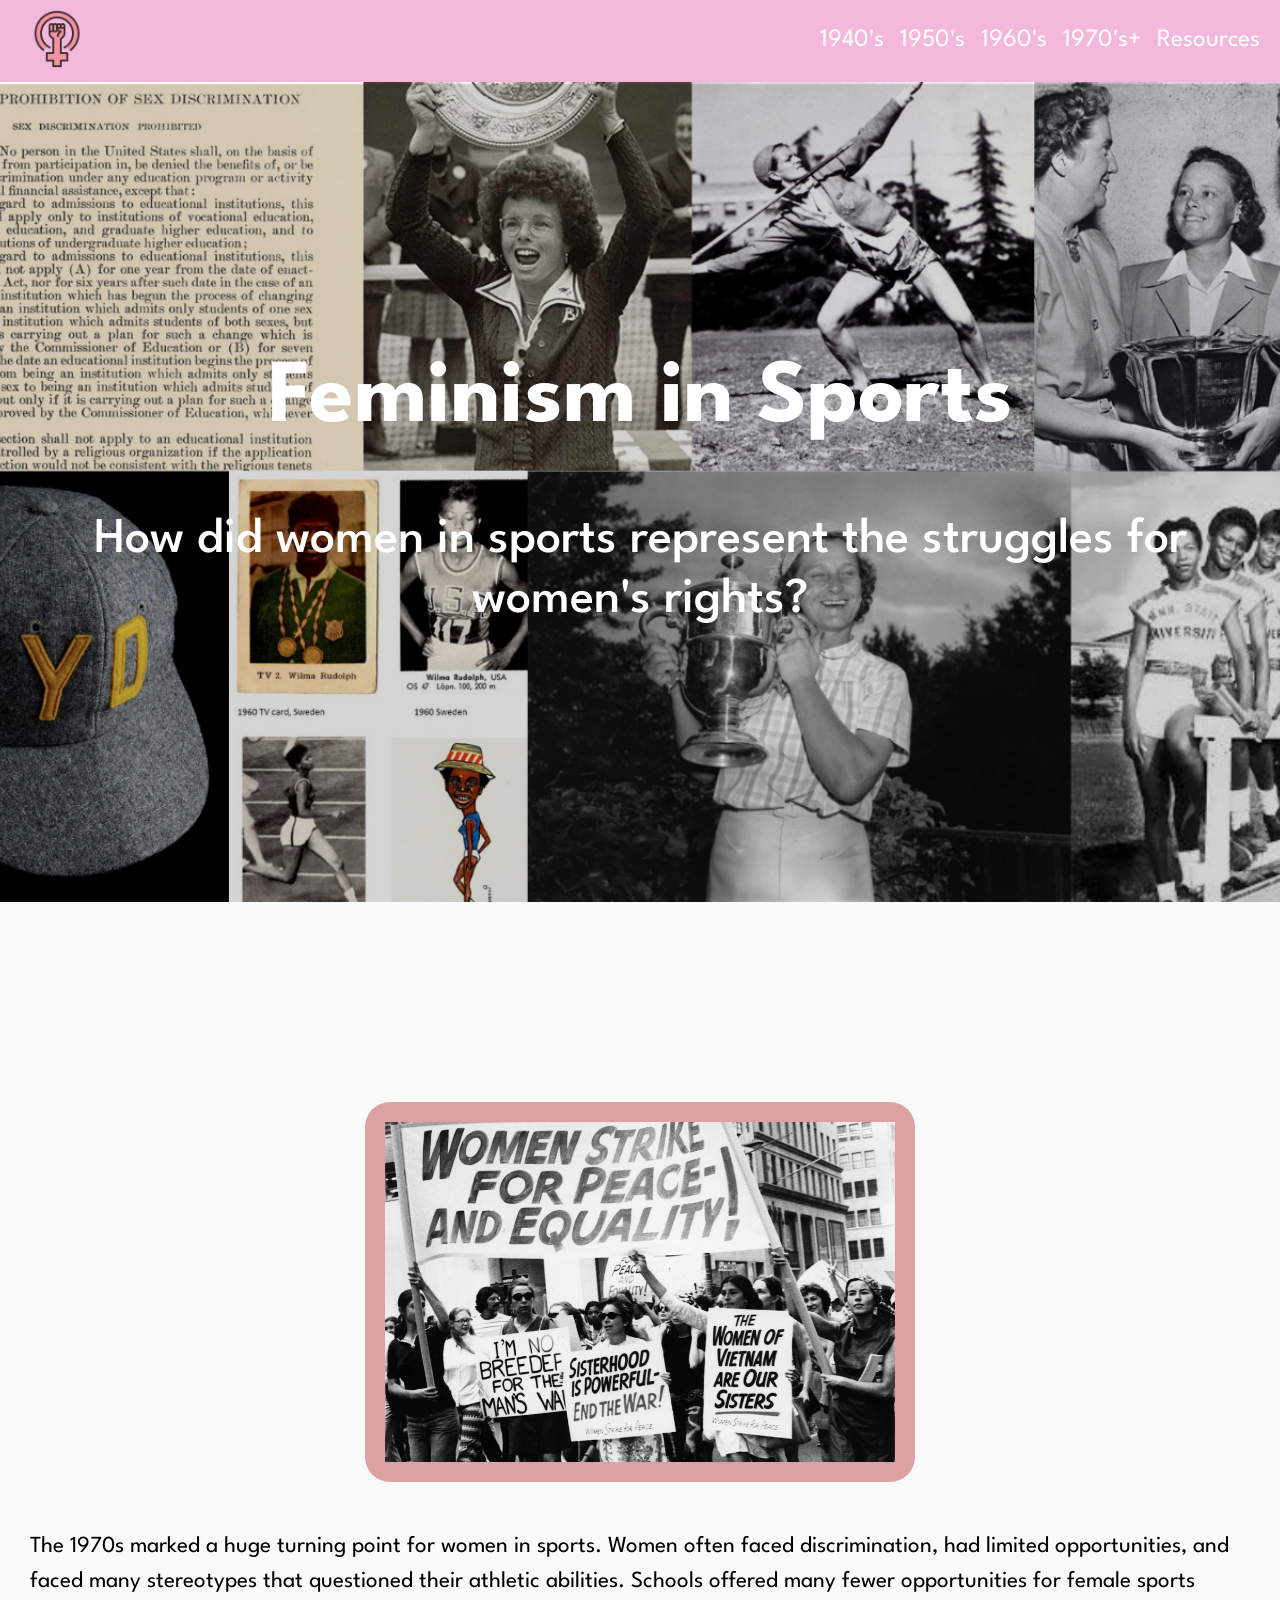
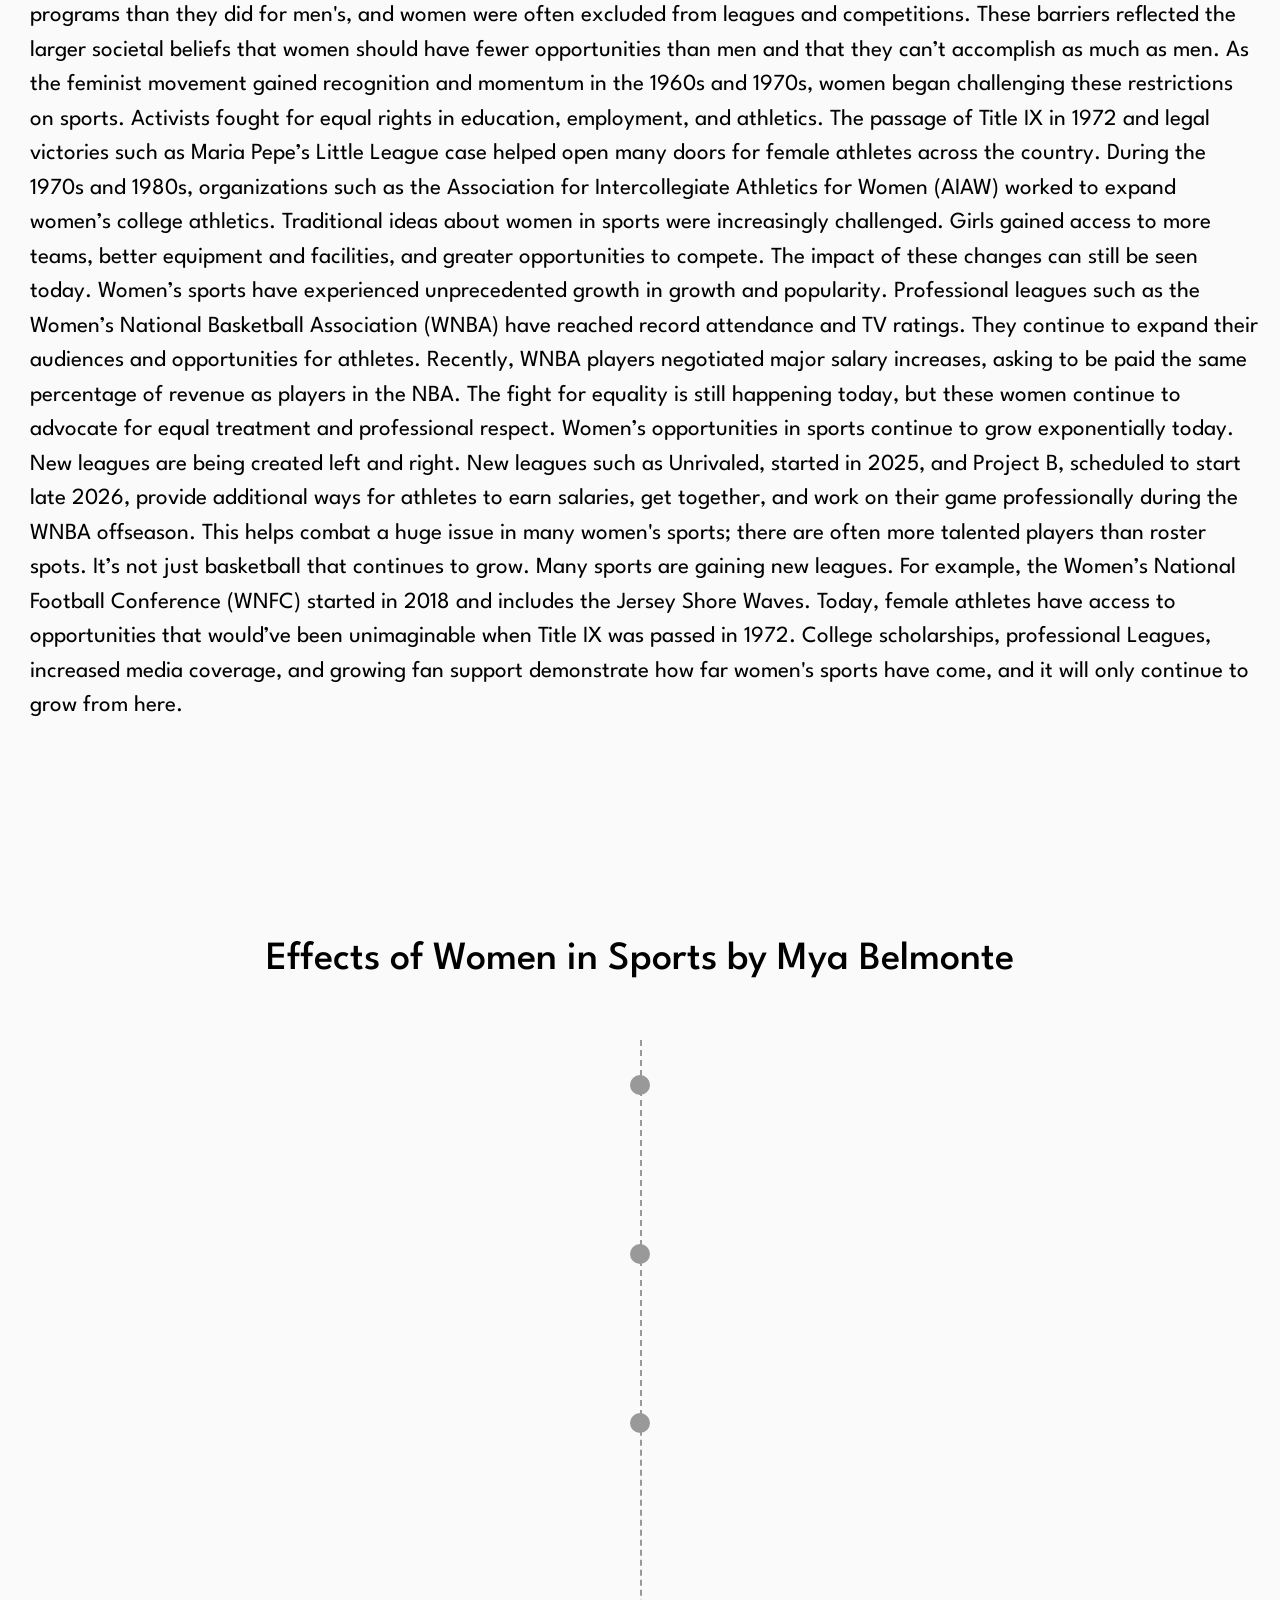
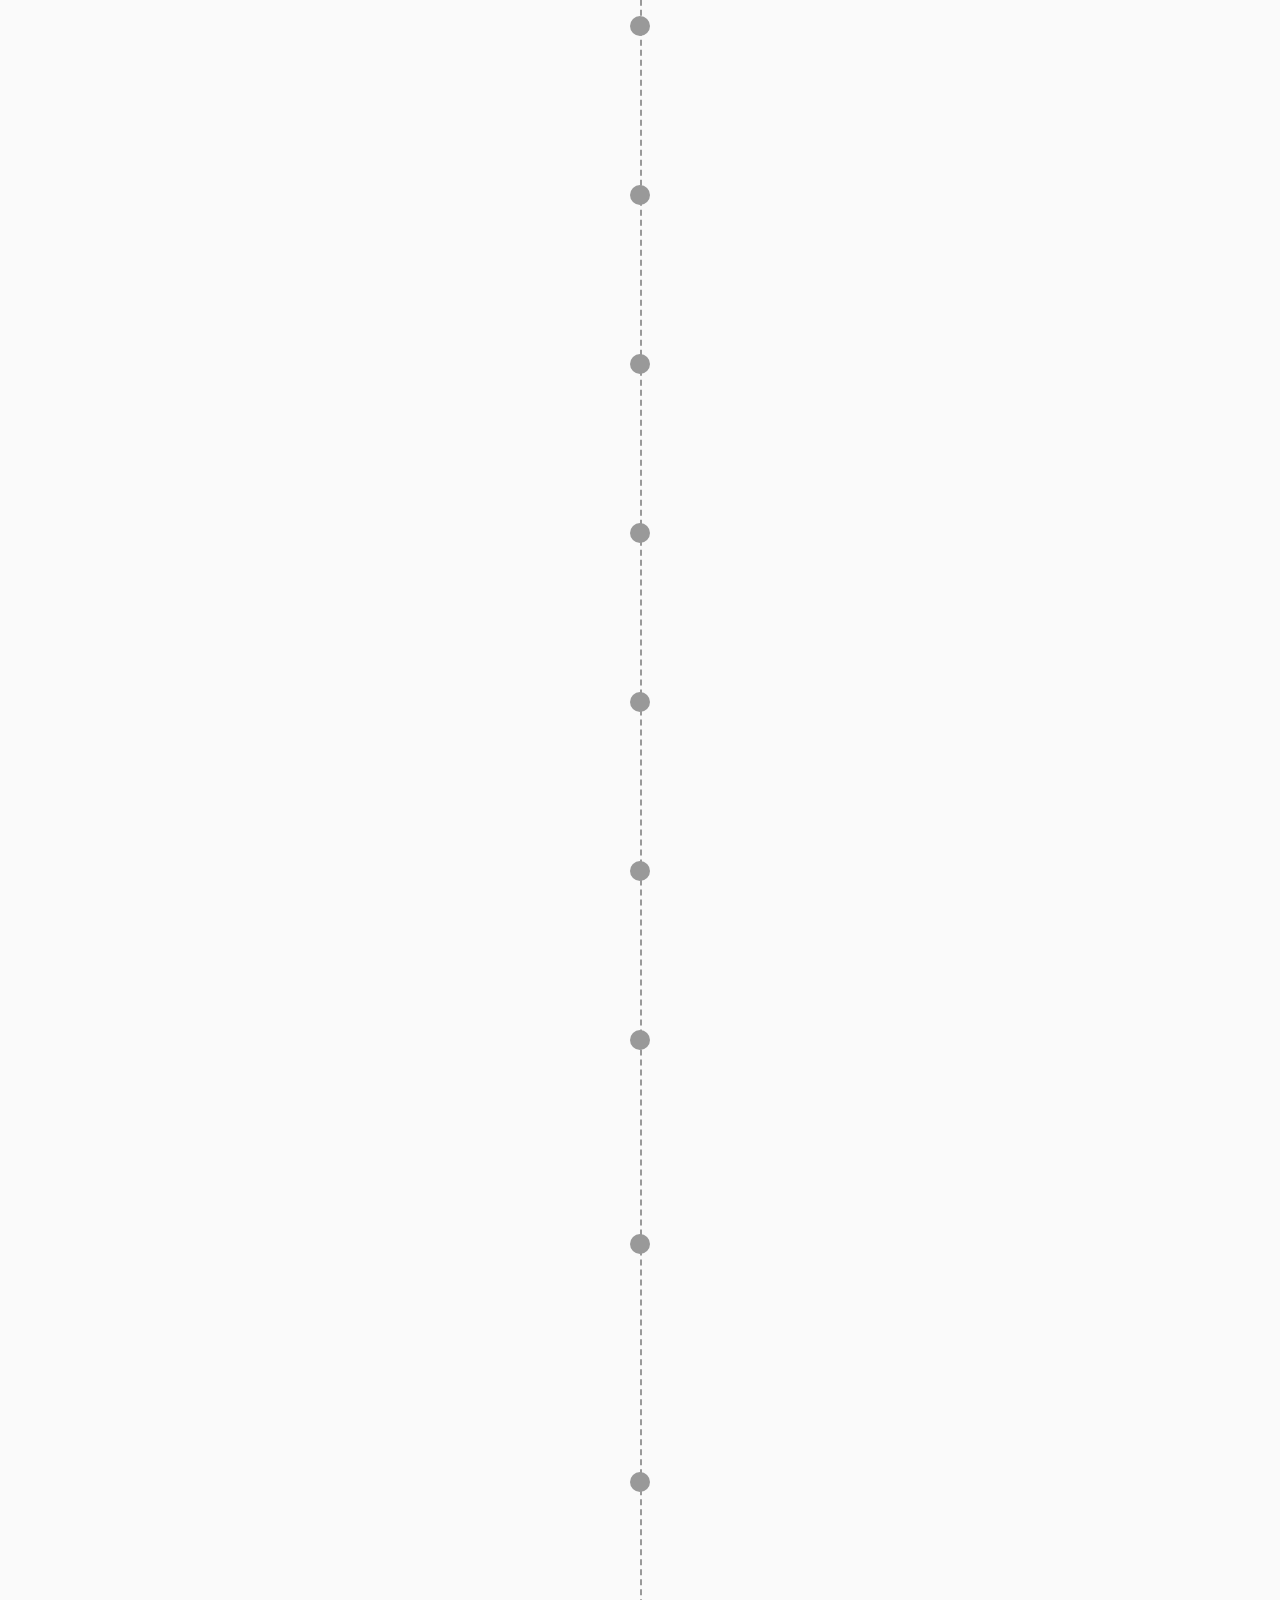
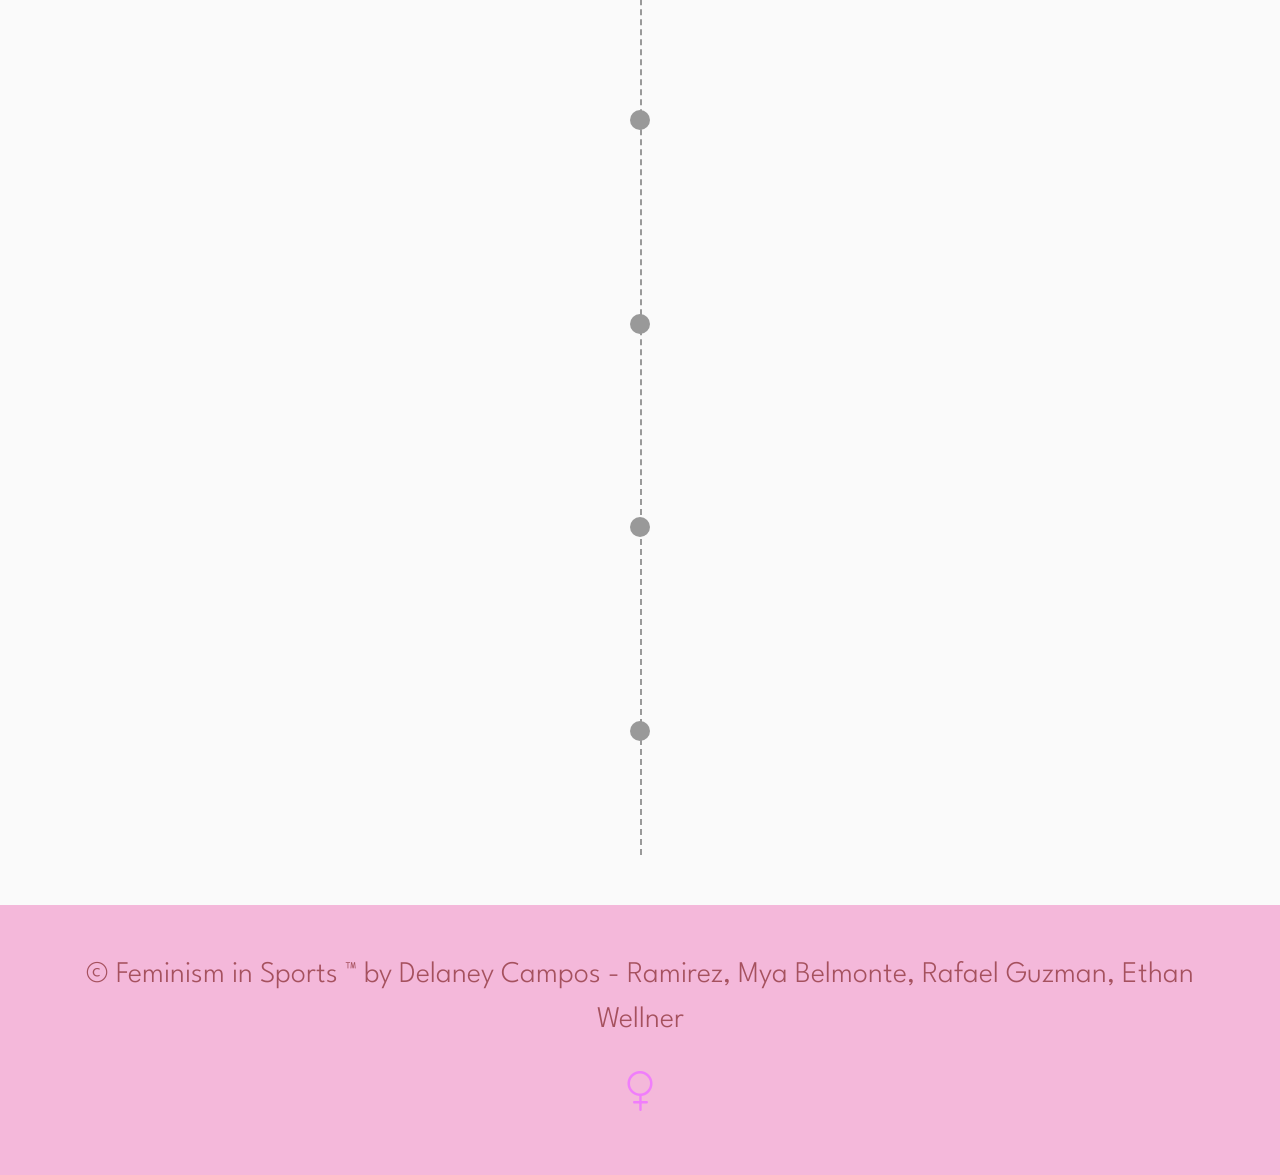
<file: index.html>
<!DOCTYPE html>
<html lang="en">
<head>
    <meta charset="UTF-8">
    <meta name="viewport" content="width=device-width, initial-scale=1.0">
    <title>Feminism in Sports</title>
    <link rel="icon" type="image/png" href="img/feminist.png">
    <link href="https://cdn.jsdelivr.net/npm/bootstrap@5.3.8/dist/css/bootstrap.min.css"
               rel="stylesheet" integrity="sha384-sRIl4kxILFvY47J16cr9ZwB07vP4J8+LH7qKQnuqkuIAvNWLzeN8tE5YBujZqJLB"
               crossorigin="anonymous">

   <link rel="stylesheet" href="https://cdn.jsdelivr.net/npm/bootstrap-icons@1.13.1/font/bootstrap-icons.min.css">
   <link rel="stylesheet" href="styles.css">

   <script src="https://cdn.jsdelivr.net/npm/bootstrap@5.3.8/dist/js/bootstrap.bundle.min.js"
               integrity="sha384-FKyoEForCGlyvwx9Hj09JcYn3nv7wiPVlz7YYwJrWVcXK/BmnVDxM+D2scQbITxI" crossorigin="anonymous"></script>

    <link rel="stylesheet"
      href="https://unpkg.com/aos@2.3.1/dist/aos.css">

</head>
<body>

    <!--Navbar-->
    <!--Navbar-->
    <nav class="navbar navbar-expand-xl navbar-dark navbar-container nb-background-color">
        <!--xl = extra-large breakpoint, navbar-dark = light text-->
        <div class="container-fluid">
            <a href="index.html" class="navbar-brand">
                <img src="img/feminist.png" alt="Feminist Symbol" class="d-inline-block align-text-top nav-image">
            </a>
                
            <!--hamburger menu button-->
            <button class="navbar-toggler" type="button" data-bs-toggle="collapse" data-bs-target="#navmenu">
                <span class="navbar-toggler-icon"></span>
            </button>

            <!--collapsible navbar menu w/custom hover underline CSS animation-->
            <div class="collapse navbar-collapse" id="navmenu">
                <!--links to hamburger menu button-->
                <ul class="navbar-nav ms-auto text-center" id="nav-links">
                    <li class="nav-list-item">
                        <a href="1940's.html" class="nav-link hover-underline-animation nbMenuItem">1940's</a>
                    </li>
                    <li class="nav-list-item">
                        <a href="1950's.html" class="nav-link hover-underline-animation nbMenuItem">1950's</a>
                    </li>
                    <li class="nav-list-item">
                        <a href="1960's.html" class="nav-link hover-underline-animation nbMenuItem">1960's</a>
                    </li>
                    <li class="nav-list-item">
                        <a href="1970's.html" class="nav-link hover-underline-animation nbMenuItem">1970's+</a>
                    </li>
                    <li class="nav-list-item">
                        <a href="resources.html" class="nav-link hover-underline-animation nbMenuItem">Resources</a>
                    </li>
                    <!-- <li class="nav-list-item">
                        <button type = "button" class="nav-link-page nav-btn-reset" id="sign-inout-button" href="">SIGN OUT</button>
                    </li> -->
                </ul>
            </div>
        </div>
    </nav>

    <!--Content-->
    <section class="image-background">
        <div class="image-text text-center" data-aos="fade-up" data-aos-duration="2000">
            <h1><b>Feminism in Sports</b></h1>
            <br><br>
            <h3 style="font-size: 50px;">How did women in sports represent the struggles for women's rights?</h3>
        </div>
    </section>

    <br><br>

    <section class="feminism-sports">
        <div class="text-center feminism-text" data-aos="zoom-in">
            <br><br>
            <h1><b>Feminism in Sports Outcome</b></h1>
        </div>
        <br>
                <div class="background">
                    <img src="img/feminism.png" alt="Feminism Protest" class="image-size">
                </div>
                <br><br>

                <div class="overview-text-sports">
                    <p>The 1970s marked a huge turning point for women in sports. Women often faced discrimination, had limited opportunities, and faced many stereotypes that questioned their athletic abilities. Schools offered many fewer opportunities for female sports programs than they did for men's, and women were often excluded from leagues and competitions. These barriers reflected the larger societal beliefs that women should have fewer opportunities than men and that they can’t accomplish as much as men.
As the feminist movement gained recognition and momentum in the 1960s and 1970s, women began challenging these restrictions on sports. Activists fought for equal rights in education, employment, and athletics. The passage of Title IX in 1972 and legal victories such as Maria Pepe’s Little League case helped open many doors for female athletes across the country.
During the 1970s and 1980s, organizations such as the Association for Intercollegiate Athletics for Women (AIAW) worked to expand women’s college athletics. Traditional ideas about women in sports were increasingly challenged. Girls gained access to more teams, better equipment and facilities, and greater opportunities to compete.
The impact of these changes can still be seen today. Women’s sports have experienced unprecedented growth in growth and popularity. Professional leagues such as the Women’s National Basketball Association (WNBA) have reached record attendance and TV ratings. They continue to expand their audiences and opportunities for athletes. Recently, WNBA players negotiated major salary increases, asking to be paid the same percentage of revenue as players in the NBA. The fight for equality is still happening today, but these women continue to advocate for equal treatment and professional respect.
Women’s opportunities in sports continue to grow exponentially today. New leagues are being created left and right. New leagues such as Unrivaled, started in 2025, and Project B, scheduled to start late 2026, provide additional ways for athletes to earn salaries, get together, and work on their game professionally during the WNBA offseason. This helps combat a huge issue in many women's sports; there are often more talented players than roster spots. It’s not just basketball that continues to grow. Many sports are gaining new leagues. For example, the Women’s National Football Conference (WNFC) started in 2018 and includes the Jersey Shore Waves.
Today, female athletes have access to opportunities that would’ve been unimaginable when Title IX was passed in 1972. College scholarships, professional Leagues, increased media coverage, and growing fan support demonstrate how far women's sports have come, and it will only continue to grow from here.
                    </p>
                </div>

    </section>
    <br>

    <section class="timeline-section">

        <h1 class="timeline-title" data-aos="fade-up">Important Outcomes Timeline</h1>

        <!-- TIMELINE-->
        <h1 class="text-center spacing">Effects of Women in Sports by Mya Belmonte</h3>
        <br><br>
        <div class="main-timeline">
            <!-- Event 1  data-aos="fade-right" for left data-aos-duration="1000"-->
            <div class="timeline-item left">
                <div class="timeline-card" data-aos="fade-right" data-aos-duration="1000">
                    <h3>1971</h3>
                    <p>AIAW formed</p>
                </div>
            </div>

            <div class="timeline-item right">
                <div class="timeline-card" data-aos="fade-left" data-aos-duration="1000">
                    <h3>1972</h3>
                    <p>Title IX signed into law</p>
                </div>
            </div>

            <div class="timeline-item left">
                <div class="timeline-card" data-aos="fade-right" data-aos-duration="1000">
                    <h3>1972</h3>
                    <p>Maria Pepe was removed from Little League for being a girl</p>
                </div>
            </div>

            <div class="timeline-item right">
                <div class="timeline-card" data-aos="fade-left" data-aos-duration="1000">
                    <h3>1974</h3>
                    <p>Little League officially allows girls to participate</p>
                </div>
            </div>

            <div class="timeline-item left">
                <div class="timeline-card" data-aos="fade-right" data-aos-duration="1000">
                    <h3>1978</h3>
                    <p>Women's Basketball League(WBL) founded</p>
                </div>
            </div>

            <div class="timeline-item right">
                <div class="timeline-card" data-aos="fade-left" data-aos-duration="1000">
                    <h3>1981</h3>
                    <p>WBL ends after financial struggle.</p>
                </div>
            </div>

            <div class="timeline-item left">
                <div class="timeline-card" data-aos="fade-right" data-aos-duration="1000">
                    <h3>1982</h3>
                    <p>NCAA starts to sponsor women's championships</p>
                </div>
            </div>

            <div class="timeline-item right">
                <div class="timeline-card" data-aos="fade-left" data-aos-duration="1000">
                    <h3>1996</h3>
                    <p>WNBA announced</p>
                </div>
            </div>

            <div class="timeline-item left">
                <div class="timeline-card" data-aos="fade-right" data-aos-duration="1000">
                    <h3>1997</h3>
                    <p>First WNBA season</p>
                </div>
            </div>

            <div class="timeline-item right">
                <div class="timeline-card" data-aos="fade-left" data-aos-duration="1000">
                    <h3>1999</h3>
                    <p>Women's FIFA World Cup boosts interest in women's sports</p>
                </div>
            </div>

            <div class="timeline-item left">
                <div class="timeline-card" data-aos="fade-right" data-aos-duration="1000">
                    <h3>2001</h3>
                    <p>Women's United Soccer Association begins 
                        (first professional women's league in the USA, where all the players get 
                        paid as professionals)</p>
                </div>
            </div>

            <div class="timeline-item right">
                <div class="timeline-card" data-aos="fade-left" data-aos-duration="1000">
                    <h3>2002</h3>
                    <p>The NCAA announced female participation in sports has more than doubled since the signing of Title IX</p>
                </div>
            </div>

            <div class="timeline-item left">
                <div class="timeline-card" data-aos="fade-right" data-aos-duration="1000">
                    <h3>2012</h3>
                    <p>For the first time, every country competing in the olympics send female athletes</p>
                </div>
            </div>

            <div class="timeline-item right">
                <div class="timeline-card" data-aos="fade-left" data-aos-duration="1000">
                    <h3>2024</h3>
                    <p>Project B announced to expand opportunities in Women's basketball</p>
                </div>
            </div>

            <div class="timeline-item left">
                <div class="timeline-card" data-aos="fade-right" data-aos-duration="1000">
                    <h3>2025</h3>
                    <p>Unrivaled launches, creating new opportunities for women's basketball players</p>
                </div>
            </div>

            <div class="timeline-item right">
                <div class="timeline-card" data-aos="fade-left" data-aos-duration="1000">
                    <h3>2026</h3>
                    <p>Project B inaugural season</p>
                </div>
            </div>
            

        </div>
    </section>

    <!--FOOTER-->
    <footer class="p-5 footer text-light text-center">
        <div class="container d-flex justify-content-center align-items-center gap-3 flex-wrap">
            <p class="lead m-0 text-center">
                &copy; Feminism in Sports &trade; by Delaney Campos - Ramirez, Mya Belmonte, Rafael Guzman, Ethan Wellner
            </p>
            <a href="#" class="mt-2">
                <i class="bi bi-gender-female footer-icon"></i>
            </a>
        </div>
    </footer>

    <script src="https://unpkg.com/aos@2.3.1/dist/aos.js"></script>

    <script>
        AOS.init()
    </script>
</body>
</html>
</file>
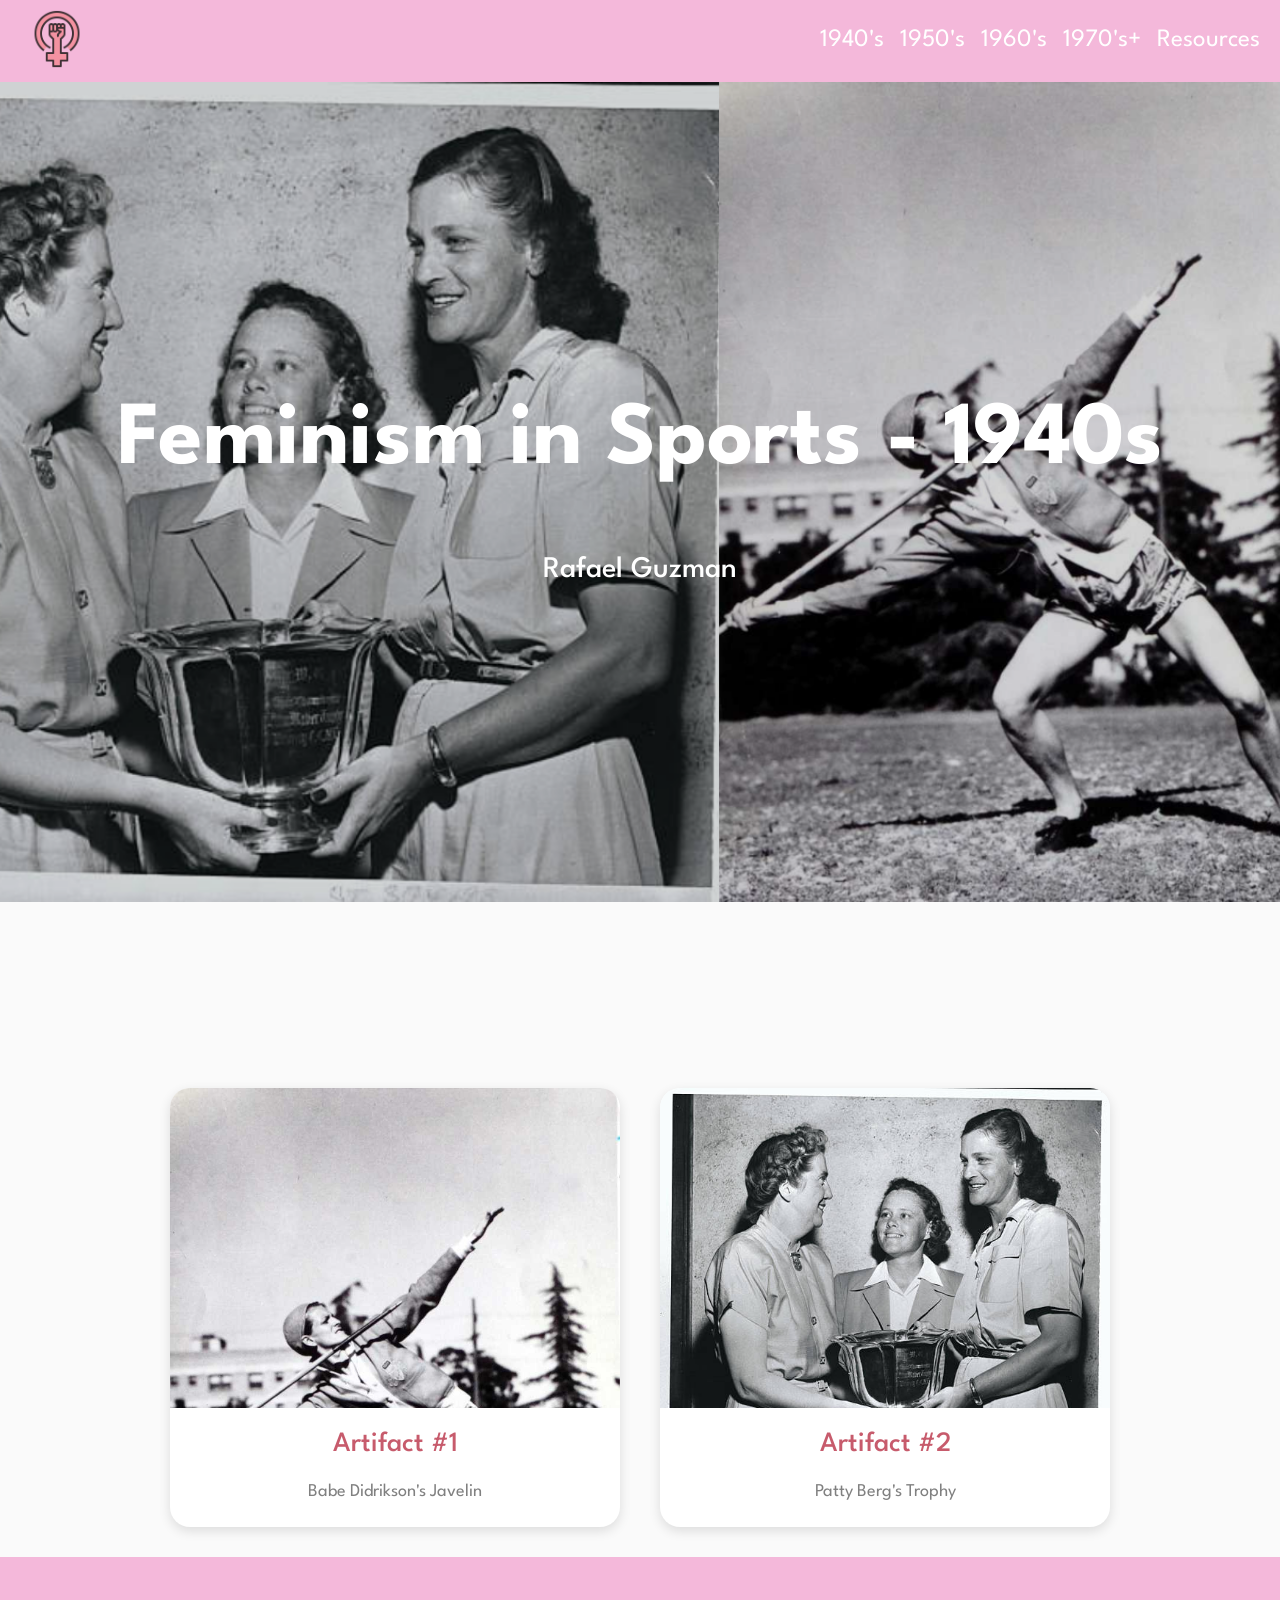
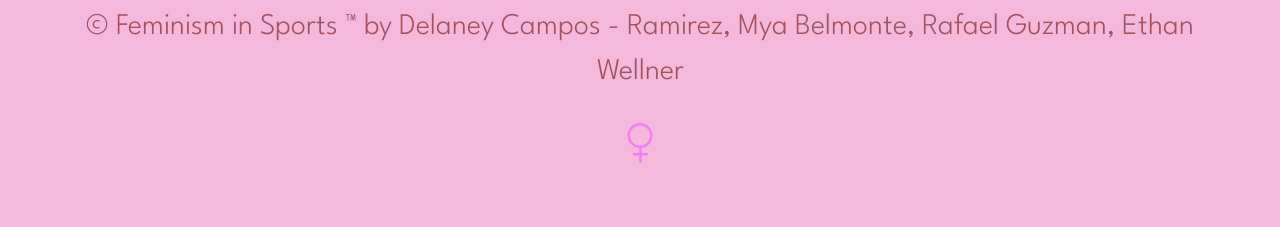
<file: 1940's.html>
<!DOCTYPE html>
<html lang="en">
<head>
    <meta charset="UTF-8">
    <meta name="viewport" content="width=device-width, initial-scale=1.0">
    <title>Feminism in Sports - 1940's</title>
    <link rel="icon" type="image/png" href="img/feminist.png">
    <link href="https://cdn.jsdelivr.net/npm/bootstrap@5.3.8/dist/css/bootstrap.min.css"
               rel="stylesheet" integrity="sha384-sRIl4kxILFvY47J16cr9ZwB07vP4J8+LH7qKQnuqkuIAvNWLzeN8tE5YBujZqJLB"
               crossorigin="anonymous">

   <link rel="stylesheet" href="https://cdn.jsdelivr.net/npm/bootstrap-icons@1.13.1/font/bootstrap-icons.min.css">
   <link rel="stylesheet" href="styles.css">

   <script src="https://cdn.jsdelivr.net/npm/bootstrap@5.3.8/dist/js/bootstrap.bundle.min.js"
               integrity="sha384-FKyoEForCGlyvwx9Hj09JcYn3nv7wiPVlz7YYwJrWVcXK/BmnVDxM+D2scQbITxI" crossorigin="anonymous"></script>
               
    <script src="https://code.jquery.com/jquery-3.7.1.min.js"></script>
    <link rel="stylesheet"
      href="https://unpkg.com/aos@2.3.1/dist/aos.css">
</head>
<body>

    <!--Navbar-->
    <nav class="navbar navbar-expand-xl navbar-dark navbar-container nb-background-color">
        <!--xl = extra-large breakpoint, navbar-dark = light text-->
        <div class="container-fluid">
            <a href="index.html" class="navbar-brand">
                <img src="img/feminist.png" alt="Feminist Symbol" class="d-inline-block align-text-top nav-image">
            </a>
                
            <!--hamburger menu button-->
            <button class="navbar-toggler" type="button" data-bs-toggle="collapse" data-bs-target="#navmenu">
                <span class="navbar-toggler-icon"></span>
            </button>

            <!--collapsible navbar menu w/custom hover underline CSS animation-->
            <div class="collapse navbar-collapse" id="navmenu">
                <!--links to hamburger menu button-->
                <ul class="navbar-nav ms-auto text-center" id="nav-links">
                    <li class="nav-list-item">
                        <a href="1940's.html" class="nav-link hover-underline-animation nbMenuItem">1940's</a>
                    </li>
                    <li class="nav-list-item">
                        <a href="1950's.html" class="nav-link hover-underline-animation nbMenuItem">1950's</a>
                    </li>
                    <li class="nav-list-item">
                        <a href="1960's.html" class="nav-link hover-underline-animation nbMenuItem">1960's</a>
                    </li>
                    <li class="nav-list-item">
                        <a href="1970's.html" class="nav-link hover-underline-animation nbMenuItem">1970's+</a>
                    </li>
                    <li class="nav-list-item">
                        <a href="resources.html" class="nav-link hover-underline-animation nbMenuItem">Resources</a>
                    </li>
                    <!-- <li class="nav-list-item">
                        <button type = "button" class="nav-link-page nav-btn-reset" id="sign-inout-button" href="">SIGN OUT</button>
                    </li> -->
                </ul>
            </div>
        </div>
    </nav>


    <section class="image-background-1940">
        <div class="image-text text-center" data-aos="fade-up" data-aos-duration="2000">
            <h1><b>Feminism in Sports - 1940s</b></h1>
            <br><br>
            <h3>Rafael Guzman</h3>
        </div>

    </section>

    <br><br>
    <!-- <section class="1940-overview">
        <div class="overview-1940 text-center">
            <h1 style="font-size:50px;" data-aos="fade-in" data-aos-duration="5000"><b>1960's Overview</b></h1>
            <br><br>
            <p>Lorem ipsum dolor sit amet, consectetur adipiscing elit, sed do eiusmod tempor 
                        incididunt ut labore et dolore magna aliqua. Ut enim ad minim veniam, quis nostrud 
                        exercitation ullamco laboris nisi ut aliquip ex ea commodo consequat. Duis aute irure 
                        dolor in reprehenderit in voluptate velit esse cillum dolore eu fugiat nulla pariatur. 
                        Excepteur sint occaecat cupidatat non proident, sunt in culpa qui officia deserunt mollit 
                        anim id est laborum.
            </p>
        </div>
    </section> -->
    <!-- <section class="1940-intro">
        <br><br>
        <div class="row align-items">
            <div class="col-md-6 text-center">
                <div class='main-text'>
                    <h1 class="text-center mb-5" style="font-size:50px;" data-aos="fade-in" data-aos-duration="5000"><b>1940's</b></h1>
                </div>
            </div>

            <div class="col-md-6 text-center">
                <img src="img/1940/basketball1940.png" class="img-fluid">
            </div>
        </div>
    </section> -->

    <section class="artifact-section">

        <h1 class="text-center mb-5" style="font-size:50px;" data-aos="fade-in" data-aos-duration="5000"><b>1940's Artifacts</b></h1>

        <div class="artifact-container">

            <!-- Artifact 1 -->
            <div class="artifact-card"
                data-bs-toggle="modal"
                data-bs-target="#artifact1Modal">

                <img src="img/1940/javilan.png"
                    alt="Babe Didrikson's Javelin" class="jav-img">

                <div class="artifact-info">
                    <h3>Artifact #1</h3>
                    <p>Babe Didrikson's Javelin</p>
                </div>

            </div>

            <!-- Artifact 2 -->
            <div class="artifact-card"
                data-bs-toggle="modal"
                data-bs-target="#artifact2Modal">

                <img src="img/1940/PattyBerg’sTrophy.png"
                    alt="Patty Berg's Trophy">
                <!-- class="billie-img" -->

                <div class="artifact-info">
                    <h3>Artifact #2</h3>
                    <p>Patty Berg's Trophy</p>
                </div>

            </div>

        </div>

    </section>

    <!--CARD POP OUTS-->
    <!--Event 1-->
    <div class="modal fade"
        id="artifact1Modal"
        tabindex="-1">
        <div class="modal-dialog modal-fullscreen modal-dialog-scrollable">
            <div class="modal-content">
                <div class="modal-header">
                    <h2 class="modal-title">
                        Artifact #1
                    </h2>
                    <button
                        type="button"
                        class="btn-close"
                        data-bs-dismiss="modal">
                    </button>
                </div>
                <div class="modal-body">
                    <div class="row align-items">
                        <div class="col-md-6 text-center">
                            <img src="img/1940/javilan.png" class="modal-image">
                            <p></p>
                        </div>

                        <div class="col-md-6 text-center">
                            <div class="modal-title">
                                <h1>Babe Didrikson's Javelin</h1>
                            </div>
                            <div>
                                <p>
                                    This is the javelin that the famous Babe Didrikson practiced with for the Olympics. 
                                    She would go on to win the gold medal in the javelin throw. She had also won the gold medal for the 80 
                                    metre hurdle but was awarded silver for her high jump because she had used an unorthodox method. This javelin 
                                    was chosen to represent the success of Babe Didrikson, who from a young age knew she would be one of the greatest 
                                    athletes to ever live. The fact that she had to face a lot of challenges in life because of her gender makes this
                                     an even more inspiring story about perseverance and she proved that women can do anything men can. This artifact 
                                     was worthy of making the cut because it was a tool used by an empowering woman to prove misogynists wrong and truly 
                                     become one of the greatest athletes in history. Women for a long time were told that playing sports competitively was
                                      not an option, and women should only play recreationally. The years leading up to the 1940s were full of women challenging the 
                                      societal norms that seemingly everyone agreed on and when Babe Didrikson came to top it all off, it showed women did have power and 
                                      will do what they want and not what society wants them to. This story behind the artifact answers just a part of the essential question. 
                                      This victory for women in sports represents the overarching goal of achieving equality for women all across the nation and eventually the world.
                                </p>
                            </div>
                        </div>
                    </div>
                </div>
            </div>
        </div>
    </div>

    <!--Modal 2-->
    <div class="modal fade"
        id="artifact2Modal"
        tabindex="-1">
        <div class="modal-dialog modal-fullscreen">
            <div class="modal-content">
                <div class="modal-header">
                    <h2 class="modal-title">
                        Artifact #2
                    </h2>
                    <button
                        type="button"
                        class="btn-close"
                        data-bs-dismiss="modal">
                    </button>
                </div>
                <div class="modal-body">
                    <div class="row align-items">
                        <div class="col-md-6 text-center">
                            <img src="img/1940/PattyBerg’sTrophy.png" class="modal-image">
                            <p></p>
                        </div>

                        <div class="col-md-6 text-center">
                            <div class="modal-title">
                                <h1>Patty Berg's Trophy</h1>
                            </div>
                            <div>
                                <p>
                                    This artifact shows Patty Berg receiving an award from both the president of Women’s Western Golf Association and Babe Didrikson. Patty Berg, who is in the center of the picture, was one of Babe Didrikson’s (right) fellow competitors in golf tournaments. They were both seen as the best women golfers of the era, and it is only fitting for Patty Berg’s top adversary to hand her the trophy for winning the Women’s Western Open. This artifact was chosen because along with this trophy, Patty Berg had won $500 and instead of keeping it to herself, decided it would be best to donate the prize money to a fund for the advancement of golf amongst young women. This selfless act from young and talented Patty Berg exemplifies how women worked together to show the nation that they want equality and nothing less. This picture of Patty Berg being handed the trophy by her greatest competitor in golf answers another significant part of the essential question. These two opponents in sports had great sportsmanship, and showed the world that they fought for the same thing. Both Patty Berg and Babe Didrikson fought for equality for women in sports which means they also fought for overall equality for women. It is truly heartwarming to see such competitive opponents coming together and representing the strength of women and it goes without saying that their feats in sports show that women are more than capable of acquiring their rights, and it is only a matter of time until they do gain these basic human rights.
                                </p>
                            </div>
                        </div>
                    </div>
                </div>
            </div>
        </div>
    </div>

    
    
    <!--FOOTER-->
    <footer class="p-5 footer text-light text-center">
        <div class="container d-flex justify-content-center align-items-center gap-3 flex-wrap">
            <p class="lead m-0 text-center">
                &copy; Feminism in Sports &trade; by Delaney Campos - Ramirez, Mya Belmonte, Rafael Guzman, Ethan Wellner
            </p>
            <a href="#" class="mt-2">
                <i class="bi bi-gender-female footer-icon"></i>
            </a>
        </div>
    </footer>
    <script src="https://unpkg.com/aos@2.3.1/dist/aos.js"></script>

    <script>
        AOS.init()
    </script>
</body>
</html>
</file>
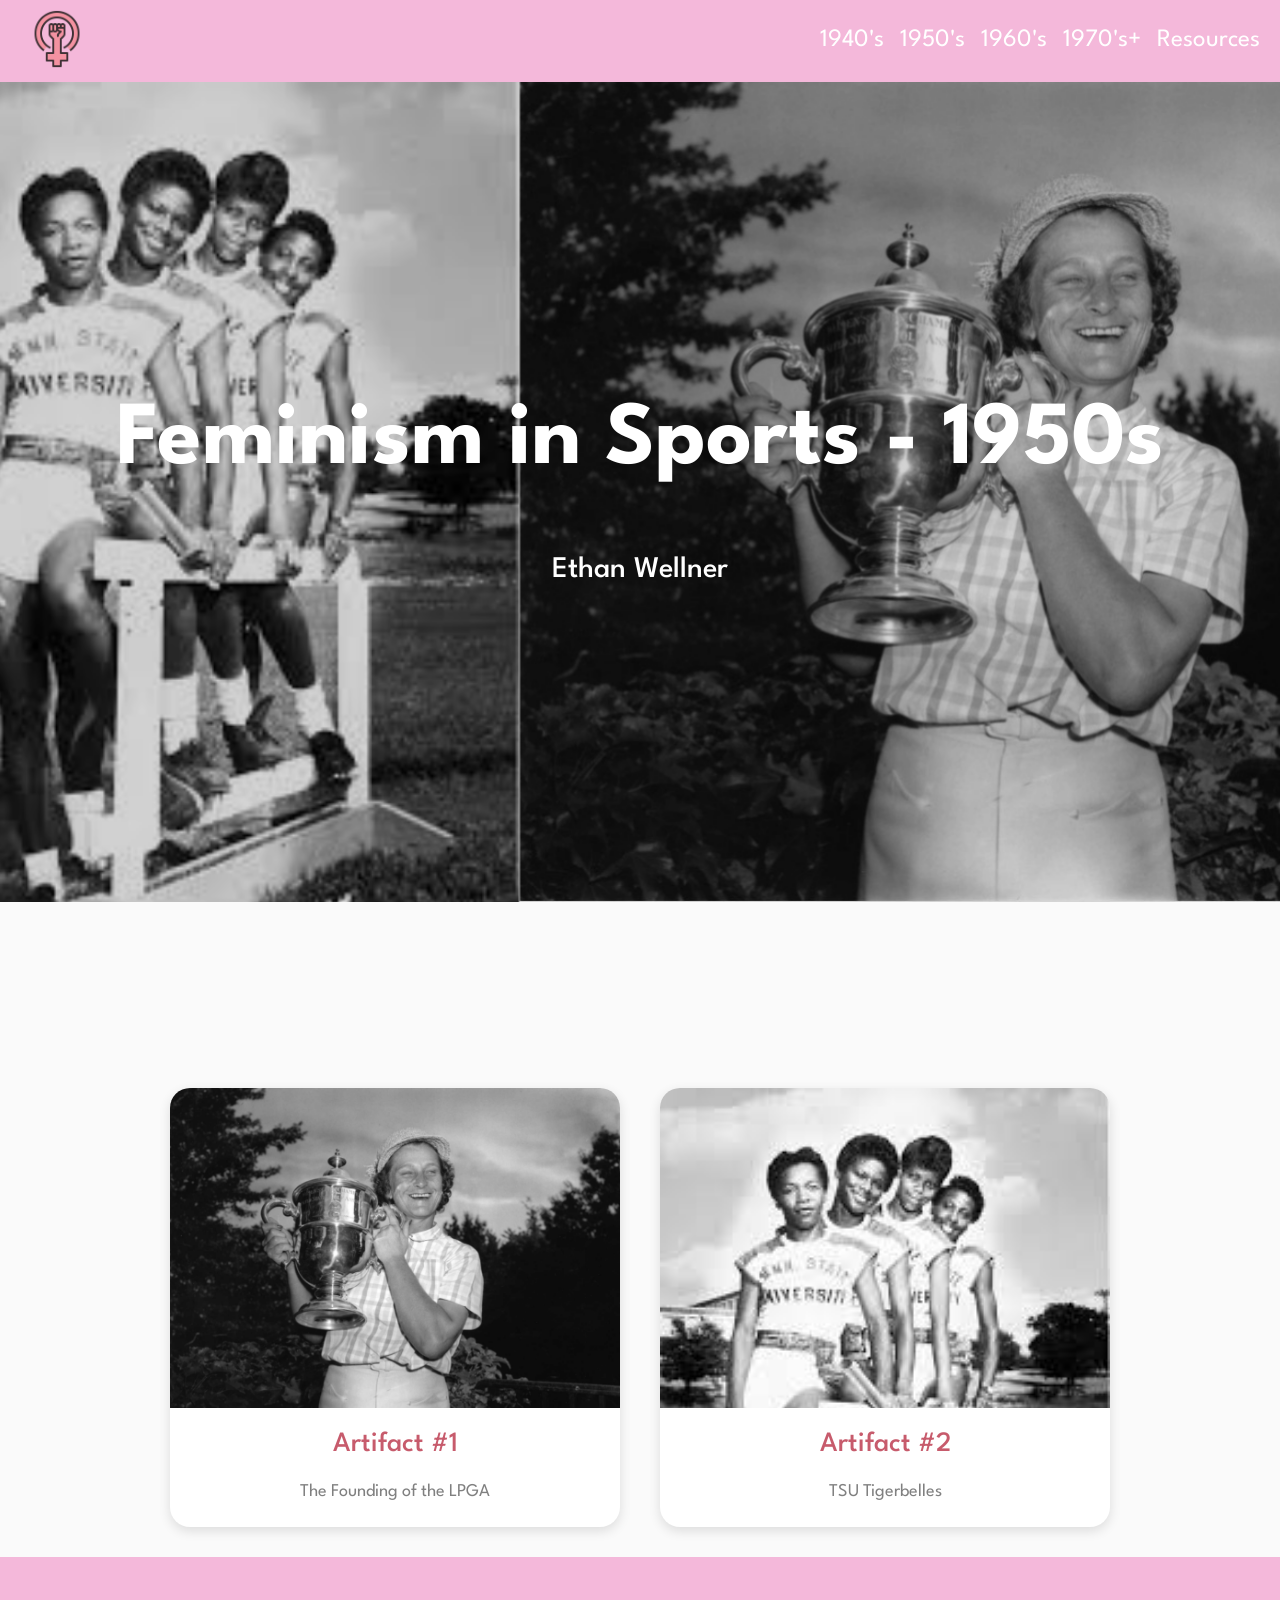
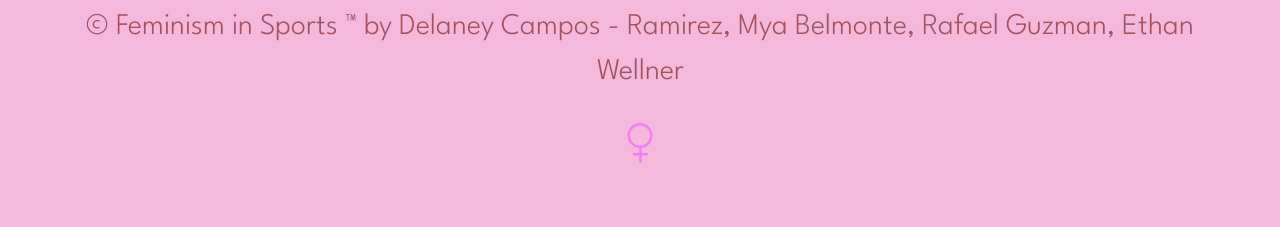
<file: 1950's.html>
<!DOCTYPE html>
<html lang="en">
<head>
    <meta charset="UTF-8">
    <meta name="viewport" content="width=device-width, initial-scale=1.0">
    <title>Feminism in Sports - 1950's</title>
    <link rel="icon" type="image/png" href="img/feminist.png">
    <link href="https://cdn.jsdelivr.net/npm/bootstrap@5.3.8/dist/css/bootstrap.min.css"
               rel="stylesheet" integrity="sha384-sRIl4kxILFvY47J16cr9ZwB07vP4J8+LH7qKQnuqkuIAvNWLzeN8tE5YBujZqJLB"
               crossorigin="anonymous">

   <link rel="stylesheet" href="https://cdn.jsdelivr.net/npm/bootstrap-icons@1.13.1/font/bootstrap-icons.min.css">
   <link rel="stylesheet" href="styles.css">

   <script src="https://cdn.jsdelivr.net/npm/bootstrap@5.3.8/dist/js/bootstrap.bundle.min.js"
               integrity="sha384-FKyoEForCGlyvwx9Hj09JcYn3nv7wiPVlz7YYwJrWVcXK/BmnVDxM+D2scQbITxI" crossorigin="anonymous"></script>
               
    <script src="https://code.jquery.com/jquery-3.7.1.min.js"></script>
    <link rel="stylesheet"
      href="https://unpkg.com/aos@2.3.1/dist/aos.css">
</head>
<body>

    <!--Navbar-->
    <nav class="navbar navbar-expand-xl navbar-dark navbar-container nb-background-color">
        <!--xl = extra-large breakpoint, navbar-dark = light text-->
        <div class="container-fluid">
            <a href="index.html" class="navbar-brand">
                <img src="img/feminist.png" alt="Feminist Symbol" class="d-inline-block align-text-top nav-image">
            </a>
                
            <!--hamburger menu button-->
            <button class="navbar-toggler" type="button" data-bs-toggle="collapse" data-bs-target="#navmenu">
                <span class="navbar-toggler-icon"></span>
            </button>

            <!--collapsible navbar menu w/custom hover underline CSS animation-->
            <div class="collapse navbar-collapse" id="navmenu">
                <!--links to hamburger menu button-->
                <ul class="navbar-nav ms-auto text-center" id="nav-links">
                    <li class="nav-list-item">
                        <a href="1940's.html" class="nav-link hover-underline-animation nbMenuItem">1940's</a>
                    </li>
                    <li class="nav-list-item">
                        <a href="1950's.html" class="nav-link hover-underline-animation nbMenuItem">1950's</a>
                    </li>
                    <li class="nav-list-item">
                        <a href="1960's.html" class="nav-link hover-underline-animation nbMenuItem">1960's</a>
                    </li>
                    <li class="nav-list-item">
                        <a href="1970's.html" class="nav-link hover-underline-animation nbMenuItem">1970's+</a>
                    </li>
                    <li class="nav-list-item">
                        <a href="resources.html" class="nav-link hover-underline-animation nbMenuItem">Resources</a>
                    </li>
                    <!-- <li class="nav-list-item">
                        <button type = "button" class="nav-link-page nav-btn-reset" id="sign-inout-button" href="">SIGN OUT</button>
                    </li> -->
                </ul>
            </div>
        </div>
    </nav>


    <section class="image-background-1950">
        <div class="image-text text-center" data-aos="fade-up" data-aos-duration="2000">
            <h1><b>Feminism in Sports - 1950s</b></h1>
            <br><br>
            <h3>Ethan Wellner</h3>
        </div>

    </section>

    <br><br>
    <!-- <section class="1940-overview">
        <div class="overview-1940 text-center">
            <h1 style="font-size:50px;" data-aos="fade-in" data-aos-duration="5000"><b>1960's Overview</b></h1>
            <br><br>
            <p>Lorem ipsum dolor sit amet, consectetur adipiscing elit, sed do eiusmod tempor 
                        incididunt ut labore et dolore magna aliqua. Ut enim ad minim veniam, quis nostrud 
                        exercitation ullamco laboris nisi ut aliquip ex ea commodo consequat. Duis aute irure 
                        dolor in reprehenderit in voluptate velit esse cillum dolore eu fugiat nulla pariatur. 
                        Excepteur sint occaecat cupidatat non proident, sunt in culpa qui officia deserunt mollit 
                        anim id est laborum.
            </p>
        </div>
    </section> -->
    <!-- <section class="1940-intro">
        <br><br>
        <div class="row align-items">
            <div class="col-md-6 text-center">
                <div class='main-text'>
                    <h1 class="text-center mb-5" style="font-size:50px;" data-aos="fade-in" data-aos-duration="5000"><b>1940's</b></h1>
                </div>
            </div>

            <div class="col-md-6 text-center">
                <img src="img/1940/basketball1940.png" class="img-fluid">
            </div>
        </div>
    </section> -->

    <section class="artifact-section">

        <h1 class="text-center mb-5" style="font-size:50px;" data-aos="fade-in" data-aos-duration="5000"><b>1950's Artifacts</b></h1>

        <div class="artifact-container">

            <!-- Artifact 1 -->
            <div class="artifact-card"
                data-bs-toggle="modal"
                data-bs-target="#artifact1Modal">

                <img src="img/1950/trophy.png"
                    alt="Wilma Rudolph Cards">

                <div class="artifact-info">
                    <h3>Artifact #1</h3>
                    <p>The Founding of the LPGA</p>
                </div>

            </div>

            <!-- Artifact 2 -->
            <div class="artifact-card"
                data-bs-toggle="modal"
                data-bs-target="#artifact2Modal">

                <img src="img/1950/run.png"
                    alt="Billie Jean King Trophy">

                <div class="artifact-info">
                    <h3>Artifact #2</h3>
                    <p>TSU Tigerbelles</p>
                </div>

            </div>

        </div>

    </section>

    <!--CARD POP OUTS-->
    <!--Event 1-->
    <div class="modal fade"
        id="artifact1Modal"
        tabindex="-1">
        <div class="modal-dialog modal-fullscreen modal-dialog-scrollable">
            <div class="modal-content">
                <div class="modal-header">
                    <h2 class="modal-title">
                        Artifact #1
                    </h2>
                    <button
                        type="button"
                        class="btn-close"
                        data-bs-dismiss="modal">
                    </button>
                </div>
                <div class="modal-body">
                    <div class="row align-items">
                        <div class="col-md-6 text-center">
                            <img src="img/1950/trophy.png" class="modal-image">
                            <p></p>
                        </div>

                        <div class="col-md-6 text-center">
                            <div class="modal-title">
                                <h1>How the Founding of the LPGA Challenged the Idea of Domesticity</h1>
                            </div>
                            <div>
                                <p>
                                    In 1950, the LPGA was formed, marking it as the oldest women’s sports organization in the world. They started off with a tour that year, which started with the Tampa Open in Florida in January, and ending with the Hardscrabble Women’s Invitational in October. It held 15 official tournaments with the top prize earner that year, Babe Didrikson Zaharias, winning $15,000 dollars (~200k today) and a total prize pool around $40,000 dollars. This is notably a humble start compared to the LPGA today which has over 30 official tournaments, $130 million dollars in prize money, and far less than the ~550 million dollars of the PGA tour 2025. There were 13 founding members of the LPGA, all of whom have been nominated for the golf hall of fame. 

The creation of the league was notably marked by a lack of interest by many in the public including sponsors who politely ignored the league. This created financial issues similar to the WPGA which started in 1944, and ended in 1948 due to a lack of sponsors. Many didn’t care to follow the league. Female leagues for golf were able to thrive far earlier than most other sports due to the nature of the sport being often more gentile for clubs. Even still, the founder Marilynn Smith said, "We were supposed to be married and have children. It wasn't normal to have a woman on the golf course”, along with “Powerful women always make certain people uneasy”, explaining that the societal expectations for women was to remain in the background of society, and not as athletes. By founding the LPGA, these athletes showed their independence as professionals.

                                </p>
                            </div>
                        </div>
                    </div>
                </div>
            </div>
        </div>
    </div>

    <!--Modal 2-->
    <div class="modal fade"
        id="artifact2Modal"
        tabindex="-1">
        <div class="modal-dialog modal-fullscreen">
            <div class="modal-content">
                <div class="modal-header">
                    <h2 class="modal-title">
                        Artifact #2
                    </h2>
                    <button
                        type="button"
                        class="btn-close"
                        data-bs-dismiss="modal">
                    </button>
                </div>
                <div class="modal-body">
                    <div class="row align-items">
                        <div class="col-md-6 text-center">
                            <img src="img/1950/run.png" class="modal-image">
                            <p></p>
                        </div>

                        <div class="col-md-6 text-center">
                            <div class="modal-title">
                                <h1>How the TSU Tigerbelles Debunked Pseudoscience</h1>
                            </div>
                            <div>
                                <p>
                                    Mae Faggs, Isabelle Daniels, Wilma Rudolph and Lucinda Williams: 4 Female African American Athletes who represented TSU in 1956 for relay. Their equipment is notably less geared towards a feminine image, and more towards practicality and a competitive edge.

In the 1950s, Ed Temple was appointed as the head coach of the all black women’s track team at Tennessee State University and given a very small budget of $64. Black women at the time faced prejudice due to both Jim Crow laws. Additionally, the popular “scientific” opinion was that running was dangerous for women as it would cause health issues, along with the idea that athletic women couldn’t be feminine. 

In order to compensate for the enormous financial constraints, Coach Ed Temple made his track program extremely rigorous, with his athletes waking up at 5AM each day, often through extreme heat. Famously, the tigerbelles had to run on dirt and cinder tracks which were extremely rough due to being coarse, which would cause worse grip (and hence, slower times), and also make falling more dangerous causing cinder tattoos. To make matters worse, the track was originally located near a pigpen causing terrible odors.

Coach Temple insisted his athletes be respected and allowed to wear the competitive attire. He also maintained that all his athletes maintain strong academic standings, with all but one of his Olympians graduating the university, showing that women could be elite athletes without needing to sacrifice their dignity off the field.

The 1950s marked their start of international fame with 2 members of the Tigerbelles, Mae Faggs and Barbara Jones, winning the gold medal of the Helsinki 1952 Olympics 4x100 relay race. This increased fame allowed for TSU to issue more athletic scholarships, which was incredibly rare in the 50s. It also brought better funding that began to close the gender pay gap, due to their incredible performance.

                                </p>
                            </div>
                        </div>
                    </div>
                </div>
            </div>
        </div>
    </div>

    
    
    <!--FOOTER-->
    <footer class="p-5 footer text-light text-center">
        <div class="container d-flex justify-content-center align-items-center gap-3 flex-wrap">
            <p class="lead m-0 text-center">
                &copy; Feminism in Sports &trade; by Delaney Campos - Ramirez, Mya Belmonte, Rafael Guzman, Ethan Wellner
            </p>
            <a href="#" class="mt-2">
                <i class="bi bi-gender-female footer-icon"></i>
            </a>
        </div>
    </footer>
    <script src="https://unpkg.com/aos@2.3.1/dist/aos.js"></script>

    <script>
        AOS.init()
    </script>
</body>
</html>
</file>
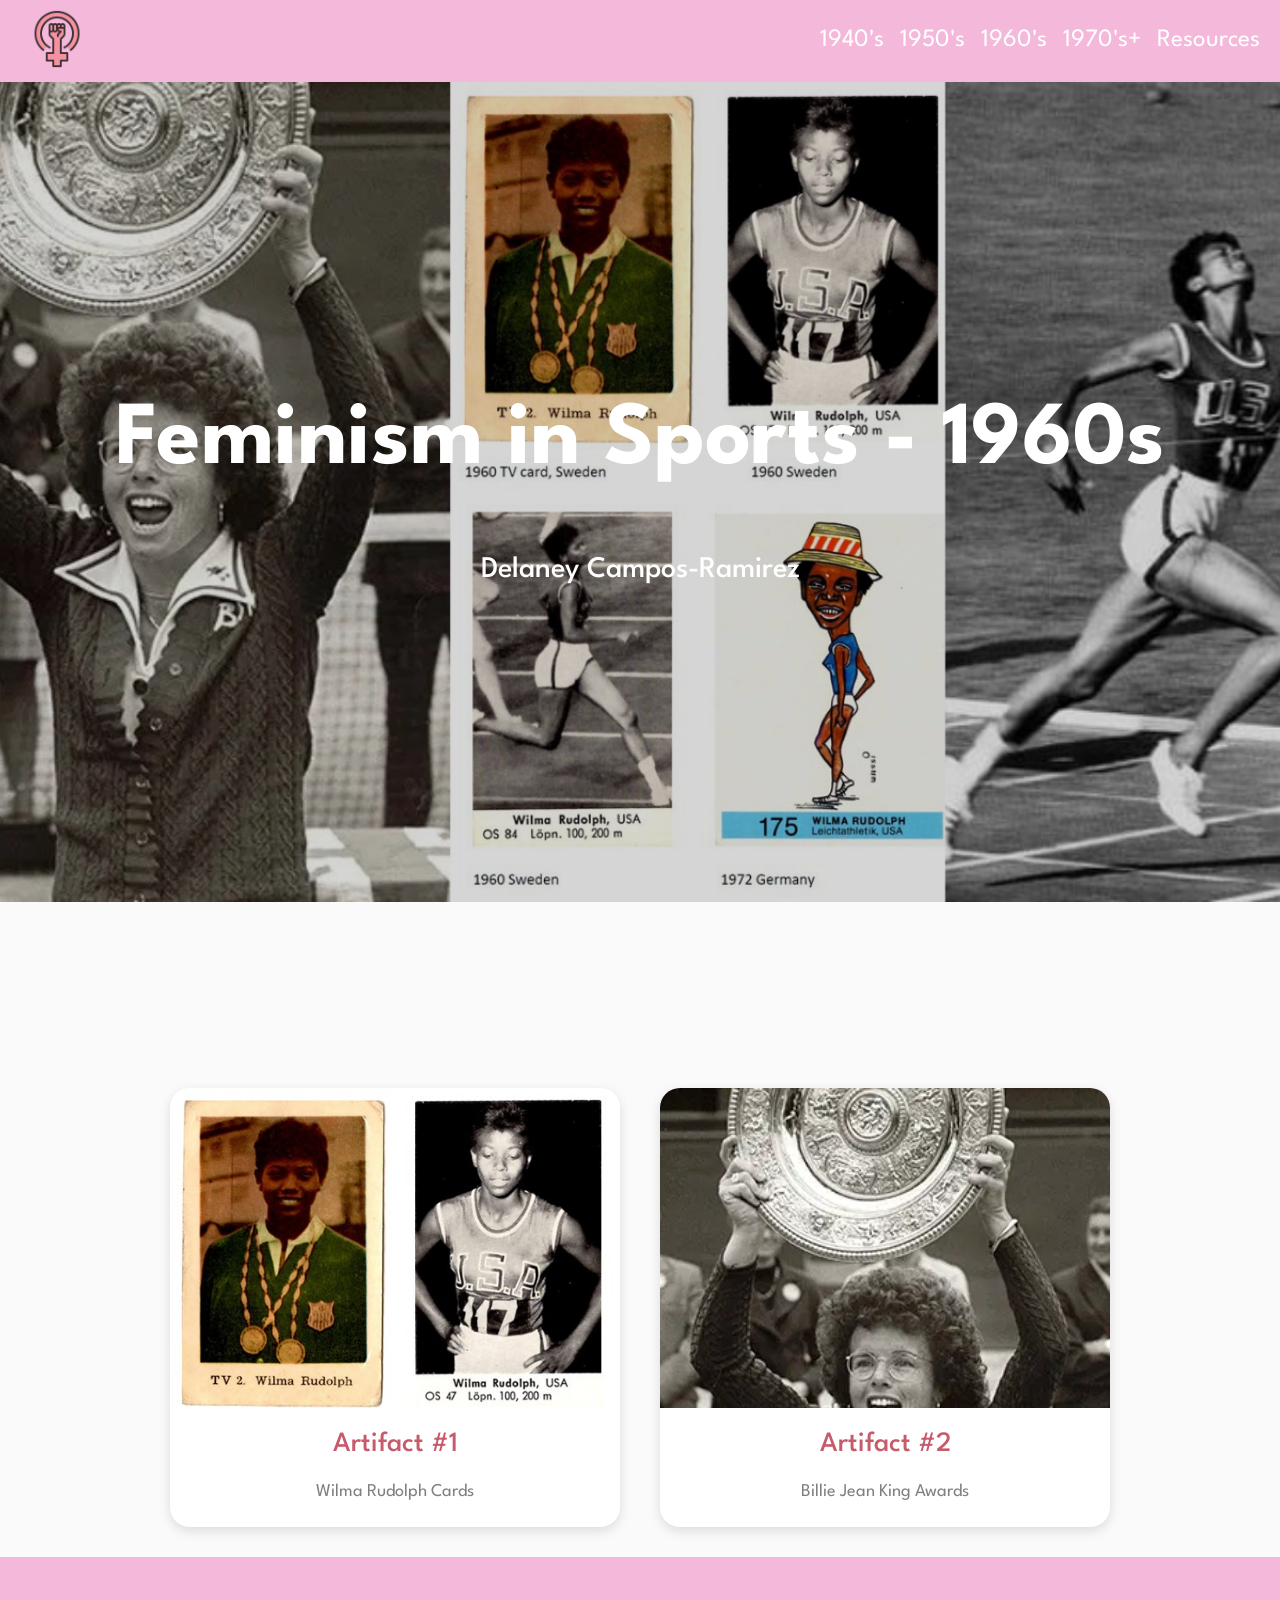
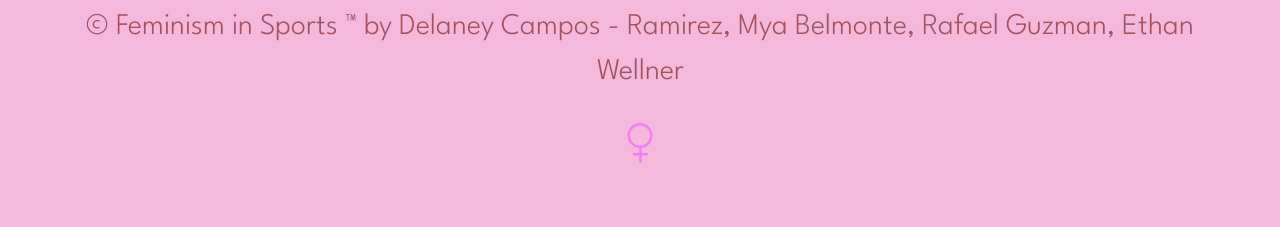
<file: 1960's.html>
<!DOCTYPE html>
<html lang="en">
<head>
    <meta charset="UTF-8">
    <meta name="viewport" content="width=device-width, initial-scale=1.0">
    <title>Feminism in Sports - 1960's</title>
    <link rel="icon" type="image/png" href="img/feminist.png">
    <link href="https://cdn.jsdelivr.net/npm/bootstrap@5.3.8/dist/css/bootstrap.min.css"
               rel="stylesheet" integrity="sha384-sRIl4kxILFvY47J16cr9ZwB07vP4J8+LH7qKQnuqkuIAvNWLzeN8tE5YBujZqJLB"
               crossorigin="anonymous">

   <link rel="stylesheet" href="https://cdn.jsdelivr.net/npm/bootstrap-icons@1.13.1/font/bootstrap-icons.min.css">
   <link rel="stylesheet" href="styles.css">

   <script src="https://cdn.jsdelivr.net/npm/bootstrap@5.3.8/dist/js/bootstrap.bundle.min.js"
               integrity="sha384-FKyoEForCGlyvwx9Hj09JcYn3nv7wiPVlz7YYwJrWVcXK/BmnVDxM+D2scQbITxI" crossorigin="anonymous"></script>
               
    <script src="https://code.jquery.com/jquery-3.7.1.min.js"></script>
    <link rel="stylesheet"
      href="https://unpkg.com/aos@2.3.1/dist/aos.css">
</head>
<body>

    <!--Navbar-->
    <nav class="navbar navbar-expand-xl navbar-dark navbar-container nb-background-color">
        <!--xl = extra-large breakpoint, navbar-dark = light text-->
        <div class="container-fluid">
            <a href="index.html" class="navbar-brand">
                <img src="img/feminist.png" alt="Feminist Symbol" class="d-inline-block align-text-top nav-image">
            </a>
                
            <!--hamburger menu button-->
            <button class="navbar-toggler" type="button" data-bs-toggle="collapse" data-bs-target="#navmenu">
                <span class="navbar-toggler-icon"></span>
            </button>

            <!--collapsible navbar menu w/custom hover underline CSS animation-->
            <div class="collapse navbar-collapse" id="navmenu">
                <!--links to hamburger menu button-->
                <ul class="navbar-nav ms-auto text-center" id="nav-links">
                    <li class="nav-list-item">
                        <a href="1940's.html" class="nav-link hover-underline-animation nbMenuItem">1940's</a>
                    </li>
                    <li class="nav-list-item">
                        <a href="1950's.html" class="nav-link hover-underline-animation nbMenuItem">1950's</a>
                    </li>
                    <li class="nav-list-item">
                        <a href="1960's.html" class="nav-link hover-underline-animation nbMenuItem">1960's</a>
                    </li>
                    <li class="nav-list-item">
                        <a href="1970's.html" class="nav-link hover-underline-animation nbMenuItem">1970's+</a>
                    </li>
                    <li class="nav-list-item">
                        <a href="resources.html" class="nav-link hover-underline-animation nbMenuItem">Resources</a>
                    </li>
                    <!-- <li class="nav-list-item">
                        <button type = "button" class="nav-link-page nav-btn-reset" id="sign-inout-button" href="">SIGN OUT</button>
                    </li> -->
                </ul>
            </div>
        </div>
    </nav>


    <section class="image-background-1960">
        <div class="image-text text-center" data-aos="fade-up" data-aos-duration="2000">
            <h1><b>Feminism in Sports - 1960s</b></h1>
            <br><br>
            <h3>Delaney Campos-Ramirez</h3>
        </div>

    </section>

    <br><br>
    
    <section class="artifact-section">

        <h1 class="text-center mb-5" style="font-size:50px;" data-aos="fade-in" data-aos-duration="5000"><b>1960's Artifacts</b></h1>

        <div class="artifact-container">

            <!-- Artifact 1 -->
            <div class="artifact-card"
                data-bs-toggle="modal"
                data-bs-target="#artifact1Modal">

                <img src="img/1960/rudolphCards.png"
                    alt="Wilma Rudolph Cards">

                <div class="artifact-info">
                    <h3>Artifact #1</h3>
                    <p>Wilma Rudolph Cards</p>
                </div>

            </div>

            <!-- Artifact 2 -->
            <div class="artifact-card"
                data-bs-toggle="modal"
                data-bs-target="#artifact2Modal">

                <img src="img/1960/trophyBillie.png"
                    alt="Billie Jean King Trophy"  class="billie-img">

                <div class="artifact-info">
                    <h3>Artifact #2</h3>
                    <p>Billie Jean King Awards</p>
                </div>

            </div>

        </div>

    </section>

    <!--CARD POP OUTS-->
    <!--Event 1-->
    <div class="modal fade"
        id="artifact1Modal"
        tabindex="-1">
        <div class="modal-dialog modal-fullscreen modal-dialog-scrollable">
            <div class="modal-content">
                <div class="modal-header">
                    <h2 class="modal-title">
                        Artifact #1
                    </h2>
                    <button
                        type="button"
                        class="btn-close"
                        data-bs-dismiss="modal">
                    </button>
                </div>
                <div class="modal-body">
                    <div class="row align-items">
                        <div class="col-md-6 text-center">
                            <img src="img/1960/rudolphCards.png" class="modal-image">
                            <p></p>
                        </div>

                        <div class="col-md-6 text-center">
                            <div class="modal-title">
                                <h1>The Tennessee Tornado - Wilma Rudolph</h1>
                            </div>
                            <div>
                                <p>Wilma Rudolph’s cards are very rare collectible trading cards, as women of color make up less than 1% of the athletes featured in the Olympic card collection. Wilma represented persistence and determination, as she had to overcome many obstacles to get to the Olympics.
Growing up in a small town in Tennessee, Rudolph’s leg was partially paralyzed at the age of 4, forcing her to wear a leg brace from the ages of 6 - 12. Despite this challenge, she still found her love and talent for running.
During the 1960s, many women were abandoning sports and working out due to the idea that it gave them an “unfeminine physique”, something that was very frowned upon. Despite this way of thinking, many Black colleges saw it as an opportunity to uplift racial injustices. 
She was coached and trained in Nashville at Tennessee A&I University by coach Ed Temple. At just 16, Rudolph ran the 4x100 meter relay team at the Olympics, earning a bronze medal. Rudolph later competed in the 1960 Olympics in Rome, being the first Black woman to win 3 gold medals in a single Olympic Games. She won gold in the 100-meter dash, 200-meter dash, and 4x100 meter relay.
With the 1960 Olympic Games being the first Olympic Games to have worldwide TV coverage, Rudolph received significant publicity for her achievements. She was given many nicknames, such as “The Black Pearl” by the Italian press and “The Queen of the Olympics” by the Russian press.
Rudolph also presented herself in a traditionally feminine manner, challenging the stereotype that female athletes could not be both athletic and feminine. She helped to break stereotypes placed on Black women and women in sports. Rudolph helped propel track and field for girls for future generations, proving to the world that women can be just as athletic as men.
</p>
                            </div>
                        </div>
                    </div>
                </div>
            </div>
        </div>
    </div>

    <!--Modal 2-->
    <div class="modal fade"
        id="artifact2Modal"
        tabindex="-1">
        <div class="modal-dialog modal-fullscreen">
            <div class="modal-content">
                <div class="modal-header">
                    <h2 class="modal-title">
                        Artifact #2
                    </h2>
                    <button
                        type="button"
                        class="btn-close"
                        data-bs-dismiss="modal">
                    </button>
                </div>
                <div class="modal-body">
                    <div class="row align-items">
                        <div class="col-md-6 text-center">
                            <img src="img/1960/trophyBillie.png" class="modal-image">
                            <p></p>
                        </div>

                        <div class="col-md-6 text-center">
                            <div class="modal-title">
                                <h1>The Venus Rosewater Dish - Billie Jean King</h1>
                            </div>
                            <div>
                                <p>Billie Jean King won many trophies at Wimbledon during the 1960s, using her success to help advance women's sports and advocate for equality. Her breakthroughs proved that female athletes were just as marketable as men, and she demanded equal respect. 
At a young age, King found her talent in sports. She first trained in softball and baseball, competing in leagues with girls five to seven years older than her. At the age of 11, however, her parents made her switch from softball to tennis as they believed King should participate in a more “ladylike” sport. King didn't hold back on the court and was often criticized for her aggressive style of play. She also had to learn about gender discrimination in sports, as she wasn’t allowed to be a part of a group picture because she was wearing tennis shorts instead of a tennis dress.
During the 1960s, King had many Wimbledon breakthroughs, earning three trophies within ten years. In 1961, King and her partner Karen Hantze Susman became the youngest pair to win the Wimbledon women’s doubles title. Five years later, King won her first Wimbledon singles title, making her the world's number one-ranked player. The Open Era began in 1968, ending the division between amateurs and pro-only circuits, allowing all players to earn prize money. Before this era, King was making very little money. After the start of the Open Era, King was finally able to earn prize money for her accomplishments on the court.
The Venus Rosewater Dish represents more than King's athletic success. Each Wimbledon victory increased her visibility and credibility, allowing her to advocate for equal prize money and greater opportunities for female athletes. Through her success and advocacy, King challenged gender discrimination in athletics and helped advance the broader fight for women's rights.
</p>
                            </div>
                        </div>
                    </div>
                </div>
            </div>
        </div>
    </div>

    
    
    <!--FOOTER-->
    <footer class="p-5 footer text-light text-center">
        <div class="container d-flex justify-content-center align-items-center gap-3 flex-wrap">
            <p class="lead m-0 text-center">
                &copy; Feminism in Sports &trade; by Delaney Campos - Ramirez, Mya Belmonte, Rafael Guzman, Ethan Wellner
            </p>
            <a href="#" class="mt-2">
                <i class="bi bi-gender-female footer-icon"></i>
            </a>
        </div>
    </footer>
    <script src="https://unpkg.com/aos@2.3.1/dist/aos.js"></script>

    <script>
        AOS.init()
    </script>
</body>
</html>
</file>
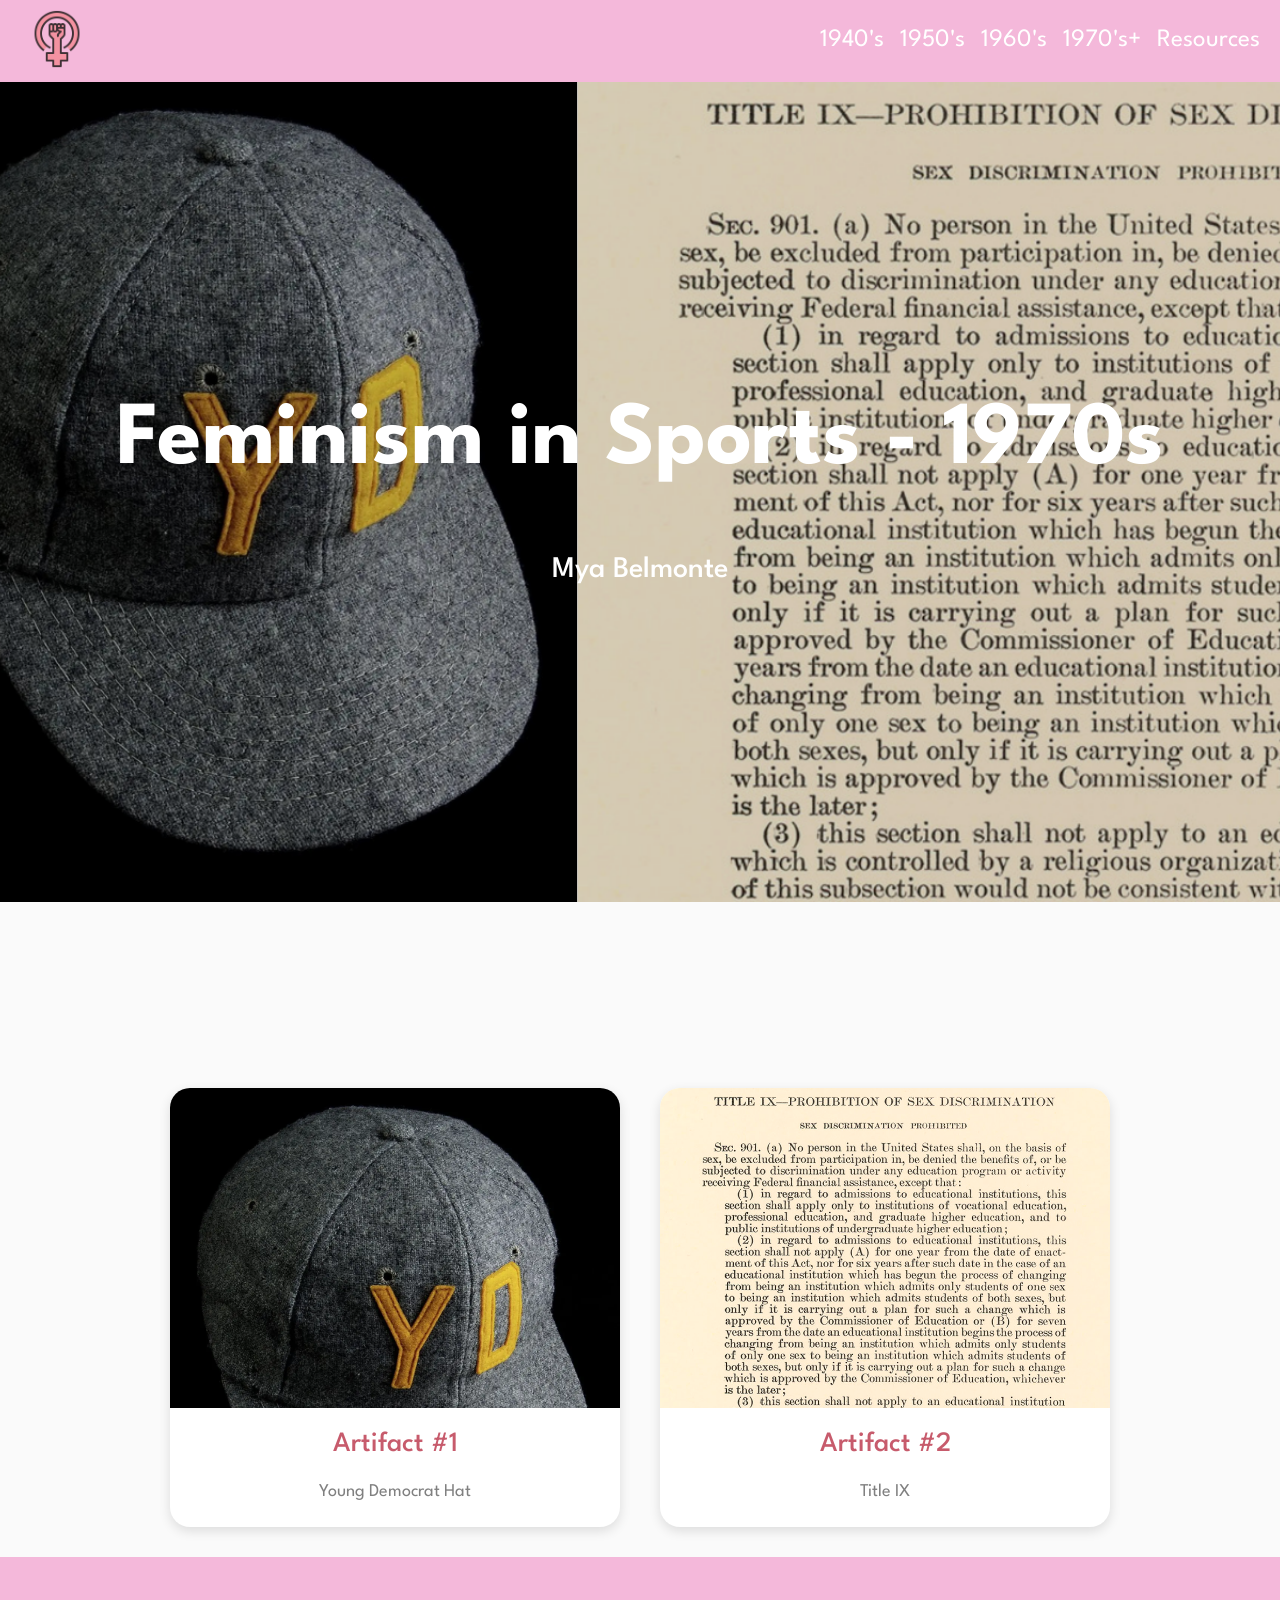
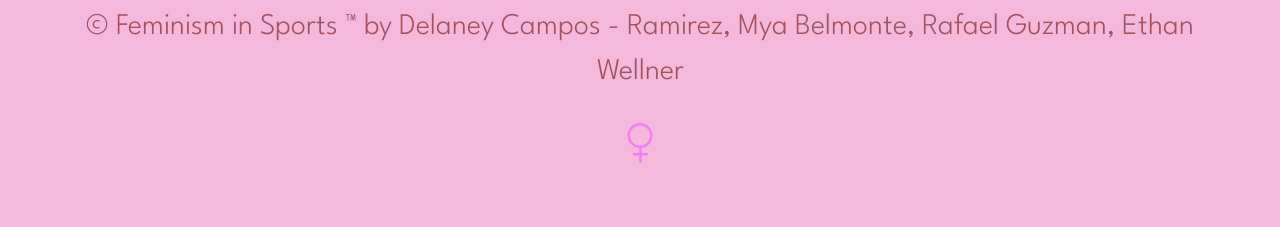
<file: 1970's.html>
<!DOCTYPE html>
<html lang="en">
<head>
    <meta charset="UTF-8">
    <meta name="viewport" content="width=device-width, initial-scale=1.0">
    <title>Feminism in Sports - 1970's</title>
    <link rel="icon" type="image/png" href="img/feminist.png">
    <link href="https://cdn.jsdelivr.net/npm/bootstrap@5.3.8/dist/css/bootstrap.min.css"
               rel="stylesheet" integrity="sha384-sRIl4kxILFvY47J16cr9ZwB07vP4J8+LH7qKQnuqkuIAvNWLzeN8tE5YBujZqJLB"
               crossorigin="anonymous">

   <link rel="stylesheet" href="https://cdn.jsdelivr.net/npm/bootstrap-icons@1.13.1/font/bootstrap-icons.min.css">
   <link rel="stylesheet" href="styles.css">

   <script src="https://cdn.jsdelivr.net/npm/bootstrap@5.3.8/dist/js/bootstrap.bundle.min.js"
               integrity="sha384-FKyoEForCGlyvwx9Hj09JcYn3nv7wiPVlz7YYwJrWVcXK/BmnVDxM+D2scQbITxI" crossorigin="anonymous"></script>
               
    <script src="https://code.jquery.com/jquery-3.7.1.min.js"></script>
    <link rel="stylesheet"
      href="https://unpkg.com/aos@2.3.1/dist/aos.css">
</head>
<body>

    <!--Navbar-->
    <nav class="navbar navbar-expand-xl navbar-dark navbar-container nb-background-color">
        <!--xl = extra-large breakpoint, navbar-dark = light text-->
        <div class="container-fluid">
            <a href="index.html" class="navbar-brand">
                <img src="img/feminist.png" alt="Feminist Symbol" class="d-inline-block align-text-top nav-image">
            </a>
                
            <!--hamburger menu button-->
            <button class="navbar-toggler" type="button" data-bs-toggle="collapse" data-bs-target="#navmenu">
                <span class="navbar-toggler-icon"></span>
            </button>

            <!--collapsible navbar menu w/custom hover underline CSS animation-->
            <div class="collapse navbar-collapse" id="navmenu">
                <!--links to hamburger menu button-->
                <ul class="navbar-nav ms-auto text-center" id="nav-links">
                    <li class="nav-list-item">
                        <a href="1940's.html" class="nav-link hover-underline-animation nbMenuItem">1940's</a>
                    </li>
                    <li class="nav-list-item">
                        <a href="1950's.html" class="nav-link hover-underline-animation nbMenuItem">1950's</a>
                    </li>
                    <li class="nav-list-item">
                        <a href="1960's.html" class="nav-link hover-underline-animation nbMenuItem">1960's</a>
                    </li>
                    <li class="nav-list-item">
                        <a href="1970's.html" class="nav-link hover-underline-animation nbMenuItem">1970's+</a>
                    </li>
                    <li class="nav-list-item">
                        <a href="resources.html" class="nav-link hover-underline-animation nbMenuItem">Resources</a>
                    </li>
                    <!-- <li class="nav-list-item">
                        <button type = "button" class="nav-link-page nav-btn-reset" id="sign-inout-button" href="">SIGN OUT</button>
                    </li> -->
                </ul>
            </div>
        </div>
    </nav>


    <section class="image-background-1970">
        <div class="image-text text-center" data-aos="fade-up" data-aos-duration="2000">
            <h1><b>Feminism in Sports - 1970s</b></h1>
            <br><br>
            <h3>Mya Belmonte</h3>
        </div>

    </section>

    <br><br>
    <!-- <section class="1940-overview">
        <div class="overview-1940 text-center">
            <h1 style="font-size:50px;" data-aos="fade-in" data-aos-duration="5000"><b>1960's Overview</b></h1>
            <br><br>
            <p>Lorem ipsum dolor sit amet, consectetur adipiscing elit, sed do eiusmod tempor 
                        incididunt ut labore et dolore magna aliqua. Ut enim ad minim veniam, quis nostrud 
                        exercitation ullamco laboris nisi ut aliquip ex ea commodo consequat. Duis aute irure 
                        dolor in reprehenderit in voluptate velit esse cillum dolore eu fugiat nulla pariatur. 
                        Excepteur sint occaecat cupidatat non proident, sunt in culpa qui officia deserunt mollit 
                        anim id est laborum.
            </p>
        </div>
    </section> -->
    <!-- <section class="1940-intro">
        <br><br>
        <div class="row align-items">
            <div class="col-md-6 text-center">
                <div class='main-text'>
                    <h1 class="text-center mb-5" style="font-size:50px;" data-aos="fade-in" data-aos-duration="5000"><b>1940's</b></h1>
                </div>
            </div>

            <div class="col-md-6 text-center">
                <img src="img/1940/basketball1940.png" class="img-fluid">
            </div>
        </div>
    </section> -->

    <section class="artifact-section">

        <h1 class="text-center mb-5" style="font-size:50px;" data-aos="fade-in" data-aos-duration="5000"><b>1970's Artifacts</b></h1>

        <div class="artifact-container">

            <!-- Artifact 1 -->
            <div class="artifact-card"
                data-bs-toggle="modal"
                data-bs-target="#artifact1Modal">

                <img src="img/1970/mariaBaseball.png"
                    alt="Young Democrat Hat">

                <div class="artifact-info">
                    <h3>Artifact #1</h3>
                    <p>Young Democrat Hat</p>
                </div>

            </div>

            <!-- Artifact 2 -->
            <div class="artifact-card"
                data-bs-toggle="modal"
                data-bs-target="#artifact2Modal">

                <img src="img/1970/titleIX.png"
                    alt="Title IX" >

                <div class="artifact-info">
                    <h3>Artifact #2</h3>
                    <p>Title IX</p>
                </div>

            </div>

        </div>

    </section>

    <!--CARD POP OUTS-->
    <!--Event 1-->
    <div class="modal fade"
        id="artifact1Modal"
        tabindex="-1">
        <div class="modal-dialog modal-fullscreen modal-dialog-scrollable">
            <div class="modal-content">
                <div class="modal-header">
                    <h2 class="modal-title">
                        Artifact #1
                    </h2>
                    <button
                        type="button"
                        class="btn-close"
                        data-bs-dismiss="modal">
                    </button>
                </div>
                <div class="modal-body">
                    <div class="row align-items">
                        <div class="col-md-6 text-center">
                            <img src="img/1970/mariaBaseball.png" class="modal-image">
                            <p></p>
                        </div>

                        <div class="col-md-6 text-center">
                            <div class="modal-title">
                                <h1>Young Democrat Hat</h1>
                            </div>
                            <div>
                                <p>
                                    These Young Democrats hate Maria Pepe. She was a twelve-year-old girl from New Jersey who became a symbol of the fight for equality in sports during the 1970s. In 1972, Pepe joined a Little League baseball team. League officials ordered her removal because she was a girl. Her experience became part of a larger legal and social battle over whether girls should have the same opportunities as boys in athletics.
With support from the National Organization for Women (NOW), Pepe challenged Little League's policy.  At the time, many people believed that girls shouldn’t participate in competitive sports with boys. They also believe that athletics were a male activity. These beliefs reflected those seen in education, careers, and public life. They limited opportunities for women because it was ‘for men.’ By standing up against discrimination, Pepe became a huge example of how young women challenged traditional gender roles.
Her case ultimately helped lead to a 1974 ruling that required Little League Baseball to allow girls to participate. This opened opportunities for thousands of girls across the country and showed that athletic ability should not be determined by gender. Although Maria Pepe was only a child, her actions contributed to a large movement for equality.
                                </p>
                            </div>
                        </div>
                    </div>
                </div>
            </div>
        </div>
    </div>

    <!--Modal 2-->
    <div class="modal fade"
        id="artifact2Modal"
        tabindex="-1">
        <div class="modal-dialog modal-fullscreen">
            <div class="modal-content">
                <div class="modal-header">
                    <h2 class="modal-title">
                        Artifact #2
                    </h2>
                    <button
                        type="button"
                        class="btn-close"
                        data-bs-dismiss="modal">
                    </button>
                </div>
                <div class="modal-body">
                    <div class="row align-items">
                        <div class="col-md-6 text-center">
                            <img src="img/1970/titleIX.png" class="modal-image">
                            <p></p>
                        </div>

                        <div class="col-md-6 text-center">
                            <div class="modal-title">
                                <h1>Title IX</h1>
                            </div>
                            <div>
                                <p>
                                    Title IX was signed into law in 19722 as a part of the Education Amendments Act. This law is one of the most important pieces of legislation in the history of women's sports. The law prevents inequality and discrimination based on sex under any education program. That being said, Title IX was not written specifically for sports, but it drastically transformed opportunities for women in sports.
	Before Title IX, female athletes had significantly fewer opportunities than male athletes. Many schools offered limited sports programs for females, offered fewer scholarships, and provided inadequate facilities. Before Title IX, many females played a modified version of basketball known as six-on-six basketball. Under these rules, players were restricted to either offense or defense and would have to stay on that respective side of the court. They could not run the full length of the court. This was because people believed women weren't as capable as men to play five-on-five basketball. After Title IX was passed, this was changed; women could now play five-on-five basketball.
	Title IX represents a major victory in the fight for equality and shows how the women’s rights movement created opportunities that continue to benefit female athletes today. Without Title IX, many of the opportunities available to women in sports today would not exist.
                                </p>
                            </div>
                        </div>
                    </div>
                </div>
            </div>
        </div>
    </div>

    
    
    <!--FOOTER-->
    <footer class="p-5 footer text-light text-center">
        <div class="container d-flex justify-content-center align-items-center gap-3 flex-wrap">
            <p class="lead m-0 text-center">
                &copy; Feminism in Sports &trade; by Delaney Campos - Ramirez, Mya Belmonte, Rafael Guzman, Ethan Wellner
            </p>
            <a href="#" class="mt-2">
                <i class="bi bi-gender-female footer-icon"></i>
            </a>
        </div>
    </footer>
    <script src="https://unpkg.com/aos@2.3.1/dist/aos.js"></script>

    <script>
        AOS.init()
    </script>
</body>
</html>
</file>
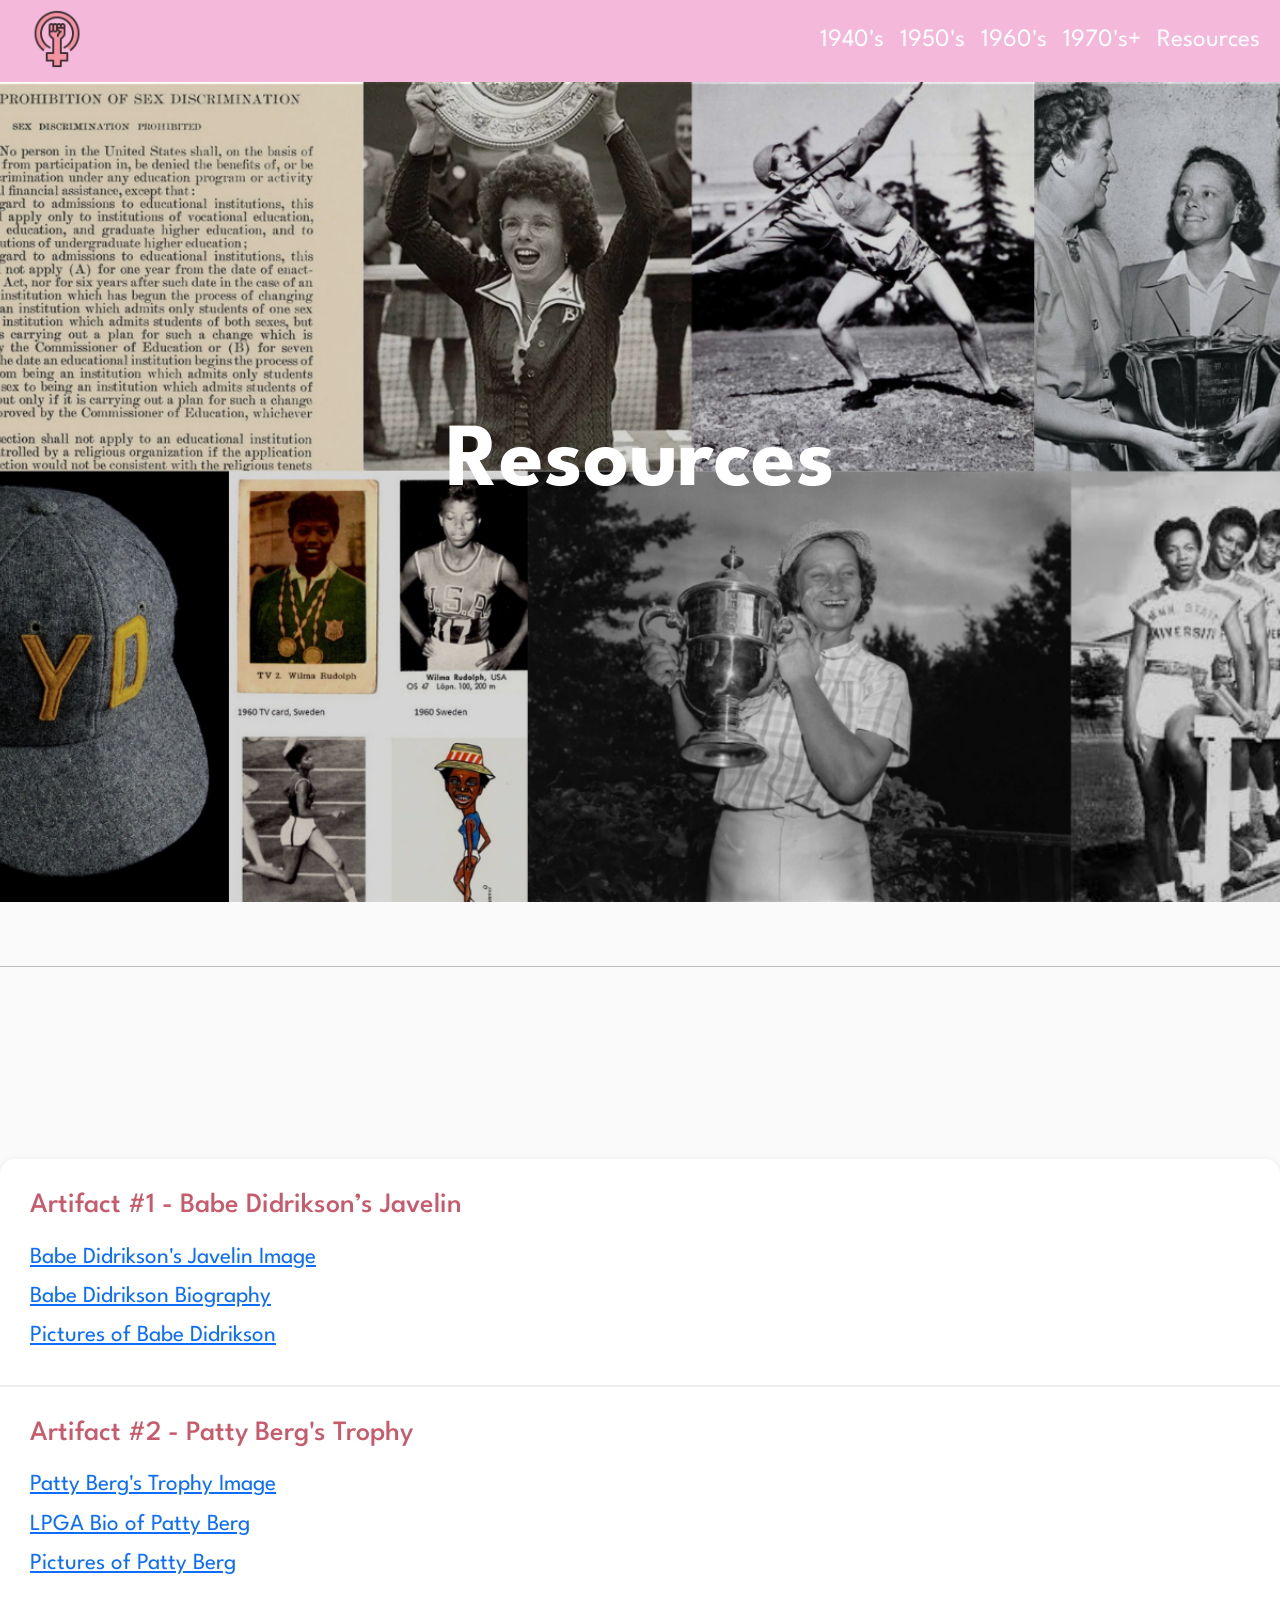
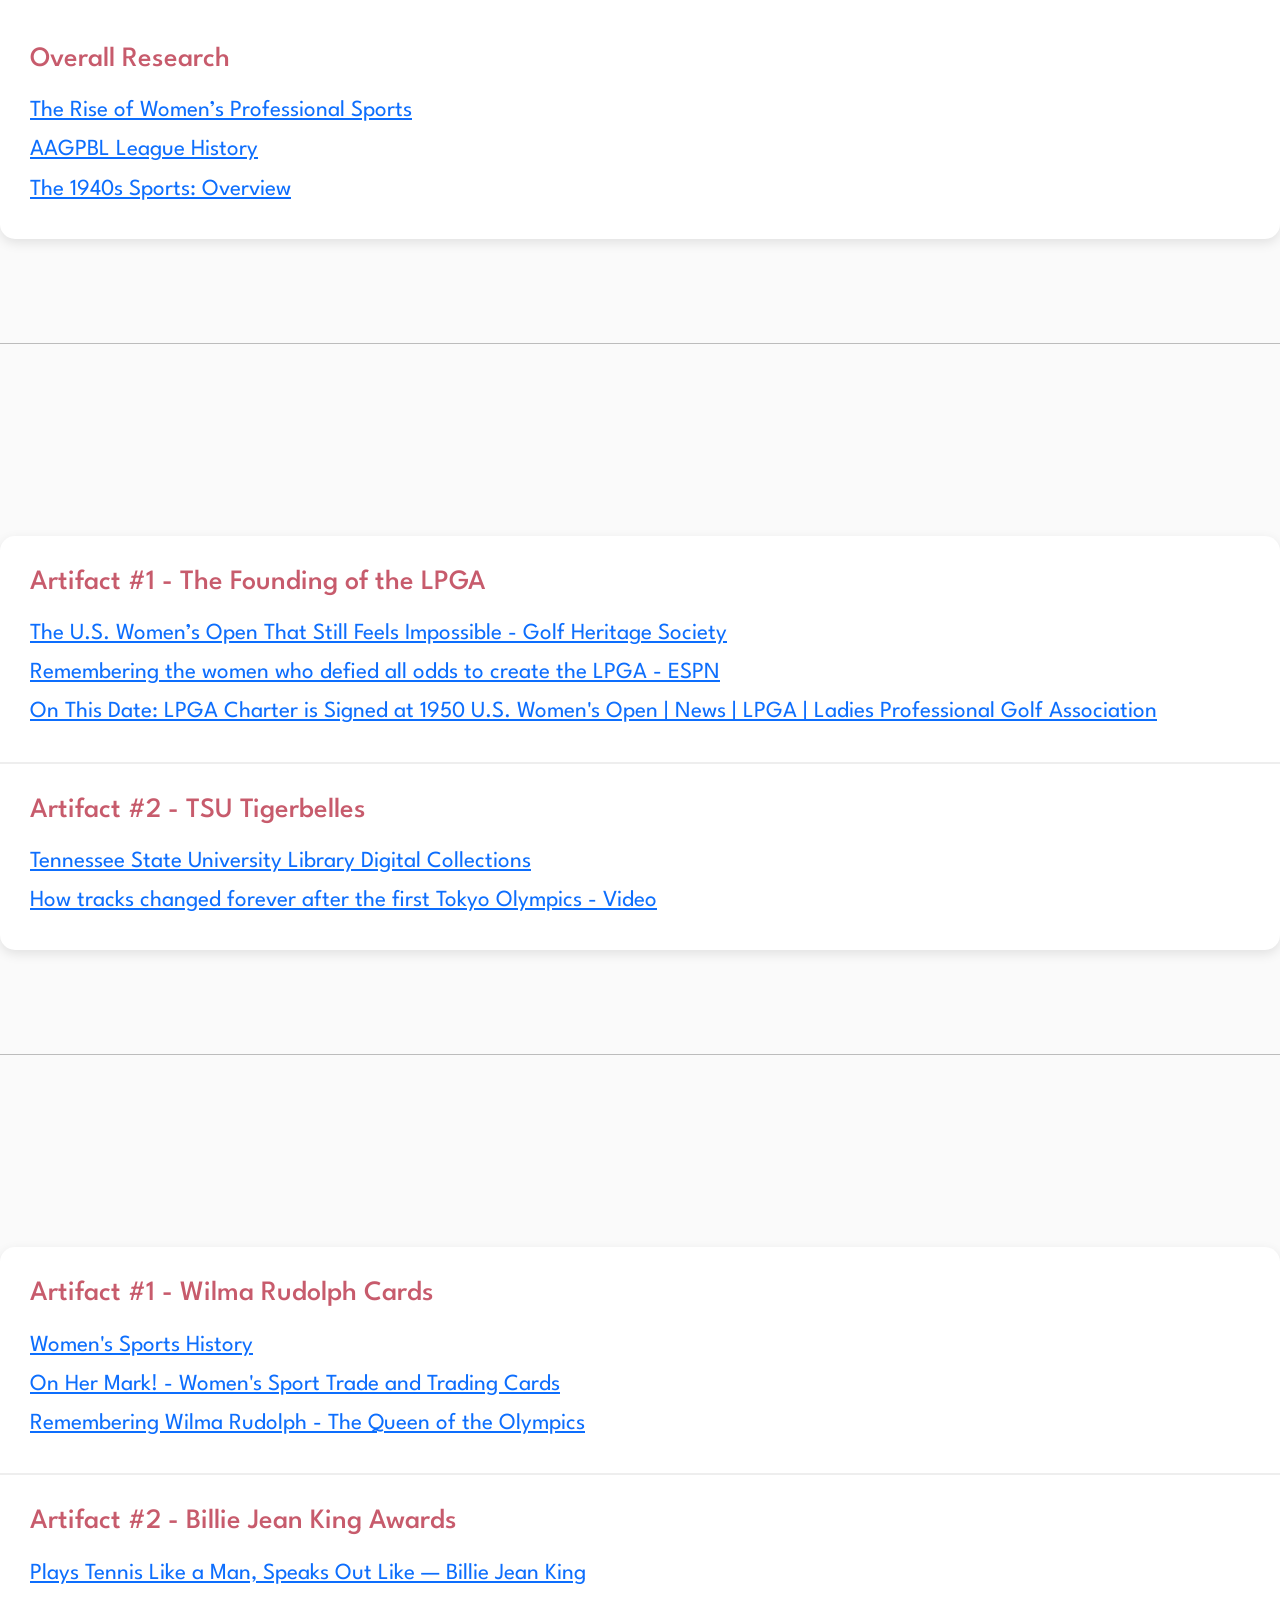
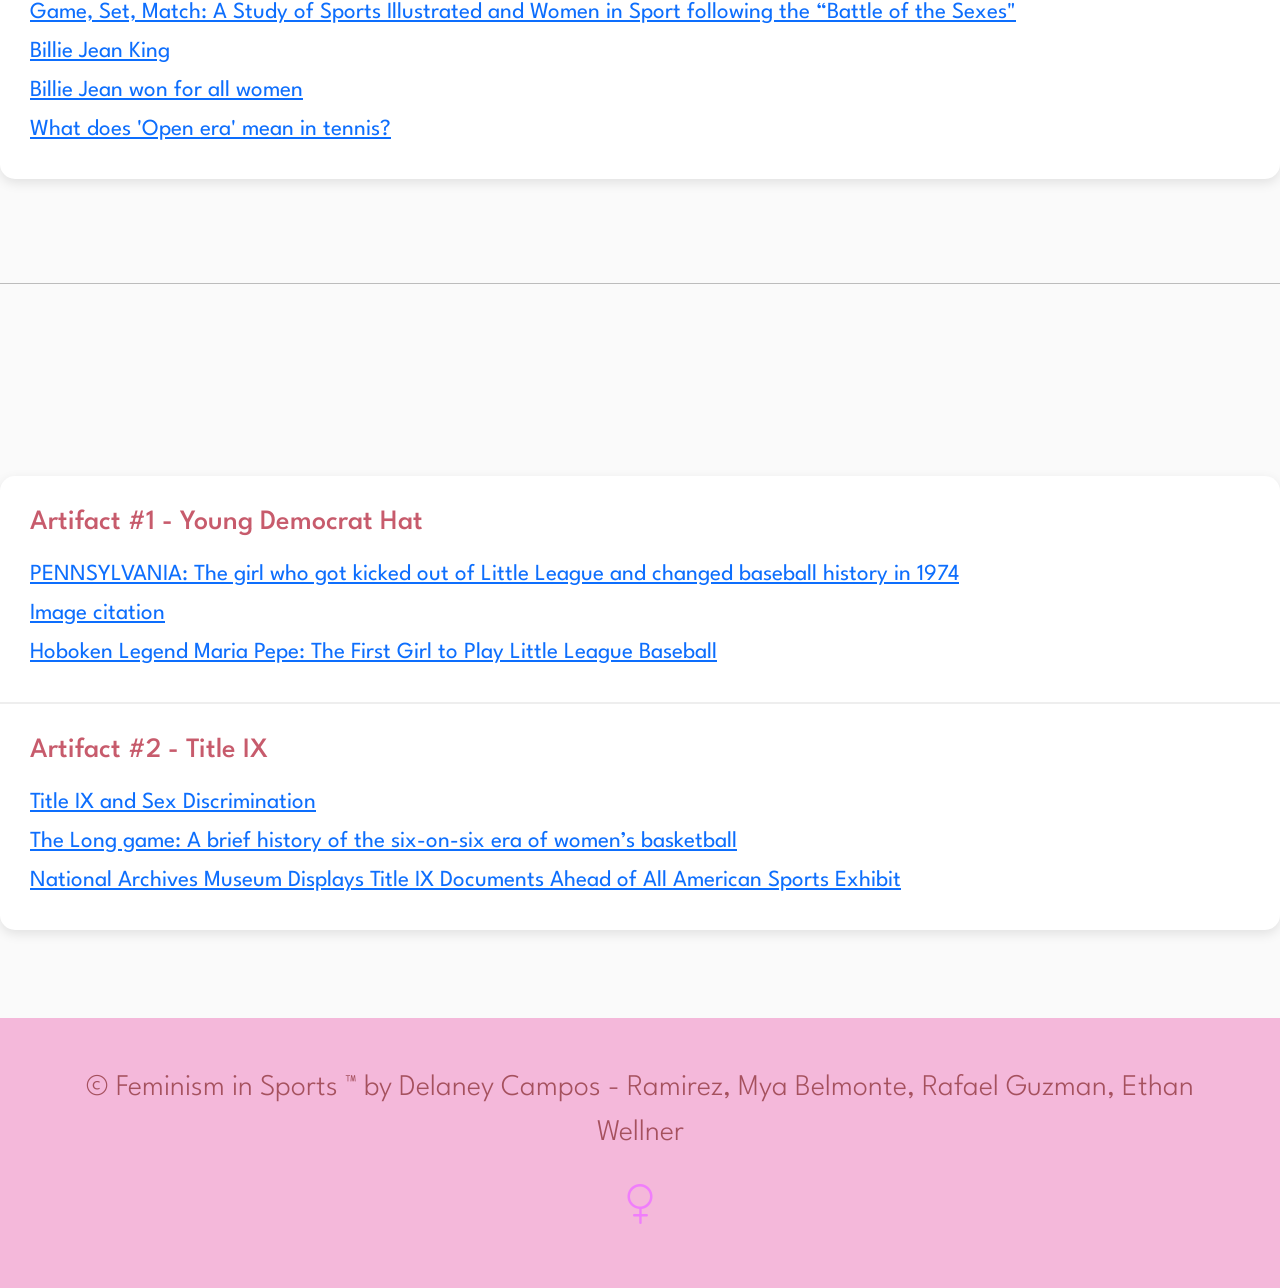
<file: resources.html>
<!DOCTYPE html>
<html lang="en">
<head>
    <meta charset="UTF-8">
    <meta name="viewport" content="width=device-width, initial-scale=1.0">
    <title>Resources</title>
    <link rel="icon" type="image/png" href="img/feminist.png">
    <link href="https://cdn.jsdelivr.net/npm/bootstrap@5.3.8/dist/css/bootstrap.min.css"
               rel="stylesheet" integrity="sha384-sRIl4kxILFvY47J16cr9ZwB07vP4J8+LH7qKQnuqkuIAvNWLzeN8tE5YBujZqJLB"
               crossorigin="anonymous">

   <link rel="stylesheet" href="https://cdn.jsdelivr.net/npm/bootstrap-icons@1.13.1/font/bootstrap-icons.min.css">
   <link rel="stylesheet" href="styles.css">

   <script src="https://cdn.jsdelivr.net/npm/bootstrap@5.3.8/dist/js/bootstrap.bundle.min.js"
               integrity="sha384-FKyoEForCGlyvwx9Hj09JcYn3nv7wiPVlz7YYwJrWVcXK/BmnVDxM+D2scQbITxI" crossorigin="anonymous"></script>

    <link rel="stylesheet"
      href="https://unpkg.com/aos@2.3.1/dist/aos.css">
</head>
<body>

    <!--Navbar-->
    <nav class="navbar navbar-expand-xl navbar-dark navbar-container nb-background-color">
        <!--xl = extra-large breakpoint, navbar-dark = light text-->
        <div class="container-fluid">
            <a href="index.html" class="navbar-brand">
                <img src="img/feminist.png" alt="Feminist Symbol" class="d-inline-block align-text-top nav-image">
            </a>
                
            <!--hamburger menu button-->
            <button class="navbar-toggler" type="button" data-bs-toggle="collapse" data-bs-target="#navmenu">
                <span class="navbar-toggler-icon"></span>
            </button>

            <!--collapsible navbar menu w/custom hover underline CSS animation-->
            <div class="collapse navbar-collapse" id="navmenu">
                <!--links to hamburger menu button-->
                <ul class="navbar-nav ms-auto text-center" id="nav-links">
                    <li class="nav-list-item">
                        <a href="1940's.html" class="nav-link hover-underline-animation nbMenuItem">1940's</a>
                    </li>
                    <li class="nav-list-item">
                        <a href="1950's.html" class="nav-link hover-underline-animation nbMenuItem">1950's</a>
                    </li>
                    <li class="nav-list-item">
                        <a href="1960's.html" class="nav-link hover-underline-animation nbMenuItem">1960's</a>
                    </li>
                    <li class="nav-list-item">
                        <a href="1970's.html" class="nav-link hover-underline-animation nbMenuItem">1970's+</a>
                    </li>
                    <li class="nav-list-item">
                        <a href="resources.html" class="nav-link hover-underline-animation nbMenuItem">Resources</a>
                    </li>
                    <!-- <li class="nav-list-item">
                        <button type = "button" class="nav-link-page nav-btn-reset" id="sign-inout-button" href="">SIGN OUT</button>
                    </li> -->
                </ul>
            </div>
        </div>
    </nav>

     <section class="image-background">
        <div class="image-text text-center" data-aos="fade-up" data-aos-duration="2000">
            <h1><b>Resources</b></h1>
            <br><br>
            <!-- <h3>How did women in sports represent the struggles for women's rights?</h3> -->
        </div>
    </section>

    <br><br>
    <hr>
    <div class="text-center feminism-text" data-aos="zoom-in">
            <br><br>
            <h1><b>1940s Resources</b></h1>
    </div>

    <br><br>
    <div class="resource-card">

        <div class="artifact-section">
            <h3>Artifact #1 - Babe Didrikson’s Javelin</h3>
            <p>
                <a href="https://s.hdnux.com/photos/04/02/47/1059325/4/rawImage.jpg"
                target="_blank"
                rel="noopener noreferrer">
                    Babe Didrikson's Javelin Image
                </a>
            </p>
            <p>
                <a href="https://www.britannica.com/biography/Babe-Didrikson-Zaharias"
                target="_blank"
                rel="noopener noreferrer">
                    Babe Didrikson Biography
                </a>
            </p>
            <p>
                <a href="https://www.beaumontenterprise.com/photos/article/The-life-of-Babe-Didrikson-Zaharias-1428883.php#photo-1059329"
                target="_blank"
                rel="noopener noreferrer">
                    Pictures of Babe Didrikson
                </a>
            </p>
        </div>

        <div class="artifact-section">
            <h3>Artifact #2 - Patty Berg's Trophy</h3>
            <p>
                <a href="https://media.gettyimages.com/id/517330064/photo/mrs-phillip-g-senz-president-of-womens-western-golf-association-and-mrs-babe-zaharias-hold.jpg?s=612x612&w=0&k=20&c=djl6dIOwt99A8fO6r90sVsIeWuBlY3qzS6WIxWSxW1o="
                target="_blank"
                rel="noopener noreferrer">
                    Patty Berg's Trophy Image
                </a>
            </p>
            <p>
                <a href="https://www.lpga.com/athletes/patty-berg/82714/bio"
                target="_blank"
                rel="noopener noreferrer">
                    LPGA Bio of Patty Berg
                </a>
            </p>
            <p>
                <a href="https://www.gettyimages.com/photos/patty-berg-trophy"
                target="_blank"
                rel="noopener noreferrer">
                    Pictures of Patty Berg
                </a>
            </p>
        </div>

        <div class="artifact-section">
            <h3>Overall Research</h3>
            <p>
                <a href="https://exhibits.library.gsu.edu/equal-playing-fields/womens-professional-sports/"
                target="_blank"
                rel="noopener noreferrer">
                    The Rise of Women’s Professional Sports
                </a>
            </p>
            <p>
                <a href="https://aagpbl.org/history/league-history"
                target="_blank"
                rel="noopener noreferrer">
                    AAGPBL League History
                </a>
            </p>
            <p>
                <a href="https://www.encyclopedia.com/social-sciences/culture-magazines/1940s-sports-overview"
                target="_blank"
                rel="noopener noreferrer">
                    The 1940s Sports: Overview
                </a>
            </p>
        </div>

    </div>

    <br><br>
    <hr>
    <div class="text-center feminism-text" data-aos="zoom-in">
            <br><br>
            <h1><b>1950s Resources</b></h1>
    </div>

    <br><br>
    <div class="resource-card">

        <div class="artifact-section">
            <h3>Artifact #1 - The Founding of the LPGA</h3>
            <p>
                <a href="https://www.golfheritage.org/blog/the-u-s-womens-open-that-still-feels-impossible/"
                target="_blank"
                rel="noopener noreferrer">
                    The U.S. Women’s Open That Still Feels Impossible - Golf Heritage Society 
                </a>
            </p>
            <p>
                <a href="https://www.espn.com/espnw/voices/story/_/id/15464223/the-conversation-founders-remembers-women-defied-all-odds-create-lpga"
                target="_blank"
                rel="noopener noreferrer">
                    Remembering the women who defied all odds to create the LPGA - ESPN
                </a>
            </p>
            <p>
                <a href="https://www.lpga.com/news/2025/on-this-date-lpga-charter-is-signed-at-1950-us-womens-open"
                target="_blank"
                rel="noopener noreferrer">            
                    On This Date: LPGA Charter is Signed at 1950 U.S. Women's Open | News | LPGA | Ladies Professional Golf Association
                </a>
            </p>
        </div>

        <div class="artifact-section">
            <h3>Artifact #2 - TSU Tigerbelles</h3>
            <p>
                <a href="https://digitalscholarship.tnstate.edu/library-digital-collections/95/"
                target="_blank"
                rel="noopener noreferrer">
                    Tennessee State University Library Digital Collections
                </a>
            </p>
            <!-- <p>
                <a href="https://i.ytimg.com/vi/Kq5OL_X65sI/maxresdefault.jpg"
                target="_blank"
                rel="noopener noreferrer">
                    Used??
                </a>
            </p> -->
            <p>
                <a href="https://www.youtube.com/watch?v=L1fDCsSeW_k&t=15"
                target="_blank"
                rel="noopener noreferrer">
                    How tracks changed forever after the first Tokyo Olympics - Video
                </a>
            </p>
        </div>

    </div>

    <br><br>
    <hr>
    <div class="text-center feminism-text" data-aos="zoom-in">
            <br><br>
            <h1><b>1960s Resources</b></h1>
    </div>

    <br><br>
    <div class="resource-card">

        <div class="artifact-section">
            <h3>Artifact #1 - Wilma Rudolph Cards</h3>
            <p>
                <a href="https://www.womenshistory.org/articles/womens-sports-history"
                target="_blank"
                rel="noopener noreferrer">
                    Women's Sports History
                </a>
            </p>
            <p>
                <a href="https://www.ephemerasociety.org/on-her-mark/"
                target="_blank"
                rel="noopener noreferrer">
                    On Her Mark! - Women's Sport Trade and Trading Cards
                </a>
            </p>
            <p>
                <a href="https://www.aaihs.org/remembering-wilma-rudolph-the-queen-of-the-olympics/"
                target="_blank"
                rel="noopener noreferrer">
                    Remembering Wilma Rudolph - The Queen of the Olympics
                </a>
            </p>
        </div>

        <div class="artifact-section">
            <h3>Artifact #2 - Billie Jean King Awards</h3>
            <p>
                <a href="https://www.nytimes.com/2013/08/25/magazine/plays-tennis-like-a-man-speaks-out-like-billie-jean-king.html"
                target="_blank"
                rel="noopener noreferrer">
                    Plays Tennis Like a Man, Speaks Out Like — Billie Jean King
                </a>
            </p>
            <p>
                <a href="https://dash.harvard.edu/server/api/core/bitstreams/00dcfdf9-13e2-43d6-ba59-3a26c9d50cb7/content"
                target="_blank"
                rel="noopener noreferrer">
                    Game, Set, Match: A Study of Sports Illustrated and Women in Sport following the “Battle of the Sexes"
                </a>
            </p>
            <p>
                <a href="https://www.womenshistory.org/education-resources/biographies/billie-jean-king"
                target="_blank"
                rel="noopener noreferrer">
                    Billie Jean King
                </a>
            </p>
            <p>
                <a href="https://www.espn.com/sportscentury/features/00016060.html"
                target="_blank"
                rel="noopener noreferrer">
                    Billie Jean won for all women
                </a>
            </p>
            <p>
                <a href="https://www.bbc.com/sport/tennis/articles/ce8z3v5nj36o"
                target="_blank"
                rel="noopener noreferrer">
                    What does 'Open era' mean in tennis?
                </a>
            </p>
        </div>

    </div>

    <br><br>
    <hr>
    <div class="text-center feminism-text" data-aos="zoom-in">
            <br><br>
            <h1><b>1970s Resources/Overview Resources</b></h1>
    </div>

    <br><br>
    <div class="resource-card">

        <div class="artifact-section">
            <h3>Artifact #1 - Young Democrat Hat</h3>
            <p>
                <a href="https://wheninyourstate.com/pennsylvania/the-girl-who-got-kicked-out-of-little-league-and-changed-baseball-history-in-1974/ "
                target="_blank"
                rel="noopener noreferrer">
                    PENNSYLVANIA: The girl who got kicked out of Little League and changed baseball history in 1974
                </a>
            </p>
            <p>
                <a href="https://nypost.com/2024/04/05/lifestyle/50-years-ago-maria-pepe-won-a-little-league-for-the-girls/"
                target="_blank"
                rel="noopener noreferrer">
                    Image citation
                </a>
            </p>
            <p>
                <a href="https://www.hobokengirl.com/maria-pepe-hoboken-little-league-legend/"
                target="_blank"
                rel="noopener noreferrer">
                    Hoboken Legend Maria Pepe: The First Girl to Play Little League Baseball
                </a>
            </p>
        </div>

        <div class="artifact-section">
            <h3>Artifact #2 - Title IX</h3>
            <p>
                <a href="https://www.ed.gov/laws-and-policy/civil-rights-laws/title-ix-and-sex-discrimination"
                target="_blank"
                rel="noopener noreferrer">
                    Title IX and Sex Discrimination
                </a>
            </p>
            <p>
                <a href="https://littlevillagemag.com/the-long-game-six-on-six-basketball/"
                target="_blank"
                rel="noopener noreferrer">
                    The Long game: A brief history of the six-on-six era of women’s basketball
                </a>
            </p>
            <p>
                <a href="https://www.archives.gov/news/articles/title-ix"
                target="_blank"
                rel="noopener noreferrer">
                    National Archives Museum Displays Title IX Documents Ahead of All American Sports Exhibit
                </a>
            </p>
        </div>

    </div>

    <br><br>
    
    <!--FOOTER-->
    <footer class="p-5 footer text-light text-center">
        <div class="container d-flex justify-content-center align-items-center gap-3 flex-wrap">
            <p class="lead m-0 text-center">
                &copy; Feminism in Sports &trade; by Delaney Campos - Ramirez, Mya Belmonte, Rafael Guzman, Ethan Wellner
            </p>
            <a href="#" class="mt-2">
                <i class="bi bi-gender-female footer-icon"></i>
            </a>
        </div>
    </footer>
     <script src="https://unpkg.com/aos@2.3.1/dist/aos.js"></script>

    <script>
        AOS.init()
    </script>
</body>
</html>
</file>
<file: styles.css>
/*----------Fonts----------*/
@import url('https://fonts.googleapis.com/css2?family=League+Spartan:wght@100..900&display=swap');

/*----------Set Up----------*/
body{
    background-color: #fafafa;
    color: black;
    margin: 0;
    font-family: 'League Spartan', sans-serif;
    /* text-align: center; */
}

p {
    font-size: 23px;
}

.space{
    margin-top: 10px;
}
/*----------Navbar----------*/
/*navbar*/
.navbar-container{
    /* position: sticky !important; */
    top: 0;
    z-index: 1000; 
}

/*navbar background color*/
.nb-background-color{   
    background-color: #f4b8da;
    z-index: 1000; /* Ensure navbar stays on top */
    top: 0;
    /* position: sticky !important; */
}

@keyframes fadeIn {
  from {
    opacity: 0;
  }
  to {
    opacity: 1;
  }
}

/*links in navbar*/
.nav-list-item a{
    color: #ffffff !important;
    font-size: 25px;

    transition:
        text-shadow 0.2s ease,
        transform 0.2s ease;
}

.nav-list-item a:hover{
    text-shadow:
        0 0 0.5px currentColor,
        0 0 0.5px currentColor;

    transform: scale(1.1);
}

/*hovering animation*/
.hover-underline-animation {
    display: inline-block;
    position: relative;
  }
  
.hover-underline-animation:after {
    content: '';
    position: absolute;
    width: 100%;
    transform: scaleX(0);
    height: 2px;
    bottom: 0;
    left: 0;
    background-color: #ffffff;
    transition: transform 0.35s ease-out;
}

/*Scrolled*/
.nb-background-color.scrolled .hover-underline-animation:after {
    background-color: #ffffff;
}

.hover-underline-animation:hover:after {
    transform: scaleX(1);
}

.nb-background-color.scrolled .hover-underline-animation:hover:after {
    transform: scaleX(1);
}

/*logo*/
.nav-image{
    height: 60px;
    width: auto;
    margin-top: -10px; /* Moves the image 20px up */
    padding-left: 15px;
}

/*navbar items*/
.nav-item a{
    font-family: "League Spartan", sans-serif;
    font-size: 25px;
    margin-right: 20px;
    color: #a5515e;
}

.nav-item:hover a{
    font-family: "League Spartan", sans-serif;
    font-size: 25px;
    margin-right: 20px;
    color: #a5515e;
}

/*navbar menu button*/
.nav-item button{
    font-family: "League Spartan", sans-serif;
    font-size: 25px;
}

/*hamburger*/
button.navbar-toggler {
    background-color: #f4b8da
}

/*----------Footer----------*/
.footer{
    background-color: #f4b8da;   
}

.footer p{
    color: #a5515e;
    font-size: 30px;
}

/*button leading to top of page*/
.footer-icon{
    font-size: 40px;
    color: #f07efb;
}

.footer-icon:hover{
    color: #bc60c4;
    transform: scale(1.15);
    transition: 0.2;
}

/*----------Home Page----------*/

.image-text{
    color: white;
    text-align: center;
}

.image-text h1{
    font-size: 90px;
}

.image-text h3{
    font-size: 30px;
}

.feminism-text h1{
    font-size: 60px;
}

.background{
    /* width: 700px;
    min-height: 420px; */
    width: 100%;
    max-width: 550px;
    min-height: 350px;
    
    background: #dca1a1;
    border-radius: 25px;
    margin: auto;

    display: flex;
    justify-content: center;
    align-items: center;
    padding: 20px;
}

.image-size{
    object-fit: cover;
    object-position: top center;
    height: 100%;
    width: 100%;
}

.overview-text{
    padding-left: 30px;
}

.overview-text-sports{
    padding-left: 30px;
    padding-right: 20px;
}

/* ---------------- Timeline Section ---------------- */

.timeline-section{
    padding: 50px 20px;
}

.timeline-title{
    text-align: center;
    font-size: 60px;
    margin-bottom: 50px;
}

/* ---------------- Main Timeline ---------------- */

.main-timeline{
    position: relative;
    max-width: 1200px;
    margin: auto;
}

/* Center Line */

.main-timeline::after{
    content: "";
    position: absolute;
    top: 0;
    bottom: 0;
    left: 50%;
    border-left: 2px dashed #999;
}

/* ---------------- Timeline Item ---------------- */

.timeline-item{
    position: relative;
    width: 50%;
    padding: 20px 40px;
}

.left{
    left: 0;
}

.right{
    left: 50%;
}

/* Timeline Dots */

.timeline-item::after{
    content: "";
    position: absolute;
    top: 35px;
    width: 20px;
    height: 20px;
    background: #999;
    border-radius: 50%;
    z-index: 2;
}

.left::after{
    right: -10px;
}

.right::after{
    left: -10px;
}

/* ---------------- Card ---------------- */

.timeline-card{
    padding: 25px;
    background: white;
    border-radius: 12px;
    box-shadow: 0 2px 12px rgba(0,0,0,.15);
}

.timeline-card h3{
    margin-bottom: 10px;
    font-size: 1.8rem;
}

.timeline-card p{
    margin: 0;
    line-height: 1.5;
}

/* ---------------- Mobile ---------------- */

@media (max-width: 768px){

    .main-timeline::after{
        left: 20px;
    }

    .timeline-item{
        width: 100%;
        padding-left: 50px;
        padding-right: 20px;
    }

    .right{
        left: 0;
    }

    .left::after,
    .right::after{
        left: 10px;
    }
}
/*--Carousel--*/

.artifact-section{
    padding: 80px 20px;
}

/* CARD CONTAINER */

.artifact-container{
    display: flex;
    justify-content: center;
    gap: 40px;
    flex-wrap: wrap;
}

/* CARD */

.artifact-card{
    width: 450px;
    background: white;

    border-radius: 20px;
    overflow: hidden;

    cursor: pointer;

    box-shadow:
        0 4px 12px rgba(0,0,0,.12);

    transition:
        transform .3s ease,
        box-shadow .3s ease;
}

/* HOVER EFFECT */

.artifact-card:hover{
    transform:
        translateY(-10px)
        scale(1.03);

    box-shadow:
        0 12px 25px rgba(0,0,0,.2);
}

/* IMAGE */

.artifact-card img{
    width: 100%;
    height: 320px;

    object-fit: cover;
    object-position: center 0%;

    transition: transform .4s ease;
}

.billie-img {
    width: 80%;
    height: 250px;
    object-fit: contain;
    display: block;
    margin: 0 auto;
}



.artifact-card:hover img{
    transform: scale(1.08);
}

/* TEXT */

.artifact-info{
    padding: 20px;
    text-align: center;
}

.artifact-info h3{
    color: #a5515e;
    margin-bottom: 10px;
}

.artifact-info p{
    font-size: 18px;
    color: gray;
}

/* MODAL */

.modal-image{
    width: 100%;
    border-radius: 15px;
    margin-bottom: 20px;
}

/*Top of years page*/

.image-background{
    height: calc(100vh - 80px);
    background-image: url("img/image-background.png");
    background-size: cover;
    background-position: center;
    background-repeat: no-repeat;

    display: flex;
    justify-content: center; /* Centers horizontally */
    align-items: center;     /* Centers vertically */
}

.image-background-1940{
    height: calc(100vh - 80px);
    background-image: url("img/image-background-1940.png");
    background-size: cover;
    background-position: center 0%;
    background-repeat: no-repeat;
    

    display: flex;
    justify-content: center; /* Centers horizontally */
    align-items: center;     /* Centers vertically */
}

.image-background-1950{
    height: calc(100vh - 80px);
    background-image: url("img/image-background-1950.png");
    background-size: cover;
    background-position: center 0%;
    background-repeat: no-repeat;
    

    display: flex;
    justify-content: center; /* Centers horizontally */
    align-items: center;     /* Centers vertically */
}

.image-background-1960{
    height: calc(100vh - 80px);
    background-image: url("img/image-background-1960.png");
    background-size: cover;
    background-position: center 0%;
    background-repeat: no-repeat;
    

    display: flex;
    justify-content: center; /* Centers horizontally */
    align-items: center;     /* Centers vertically */
}

.image-background-1970{
    height: calc(100vh - 80px);
    background-image: url("img/image-background-1970.png");
    background-size: cover;
    background-position: center 0%;
    background-repeat: no-repeat;
    

    display: flex;
    justify-content: center; /* Centers horizontally */
    align-items: center;     /* Centers vertically */
}

/*-----Resouces----*/
.resource-card{
    background: white;
    border-radius: 15px;
    box-shadow: 0 4px 12px rgba(0,0,0,.1);
    margin-bottom: 40px;
    overflow: hidden;
}

.artifact-section{
    padding: 30px;
}

.artifact-section:first-child{
    border-bottom: 2px solid #eee;
}

.artifact-section h3{
    color: #c75b6c;
    margin-bottom: 15px;
}

.artifact-section p{
    margin: 0;
    line-height: 1.7;
}
</file>
